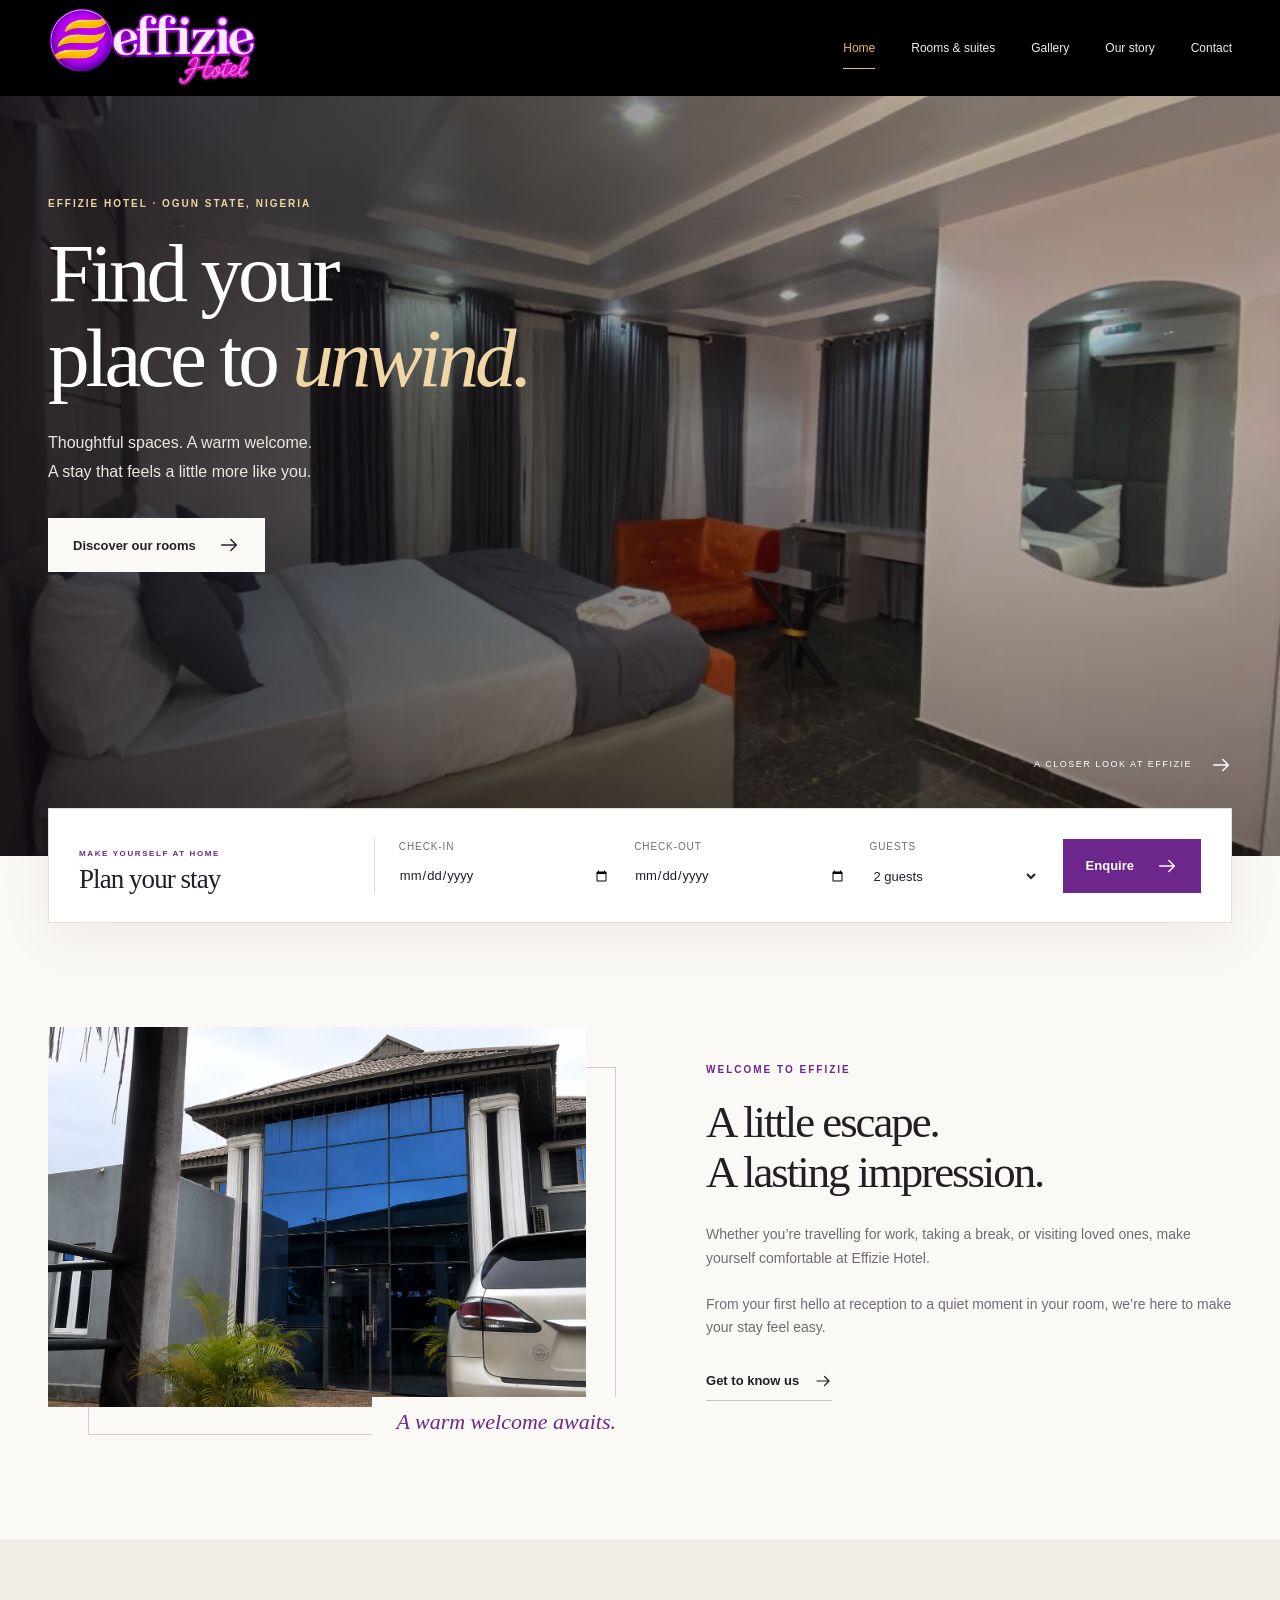
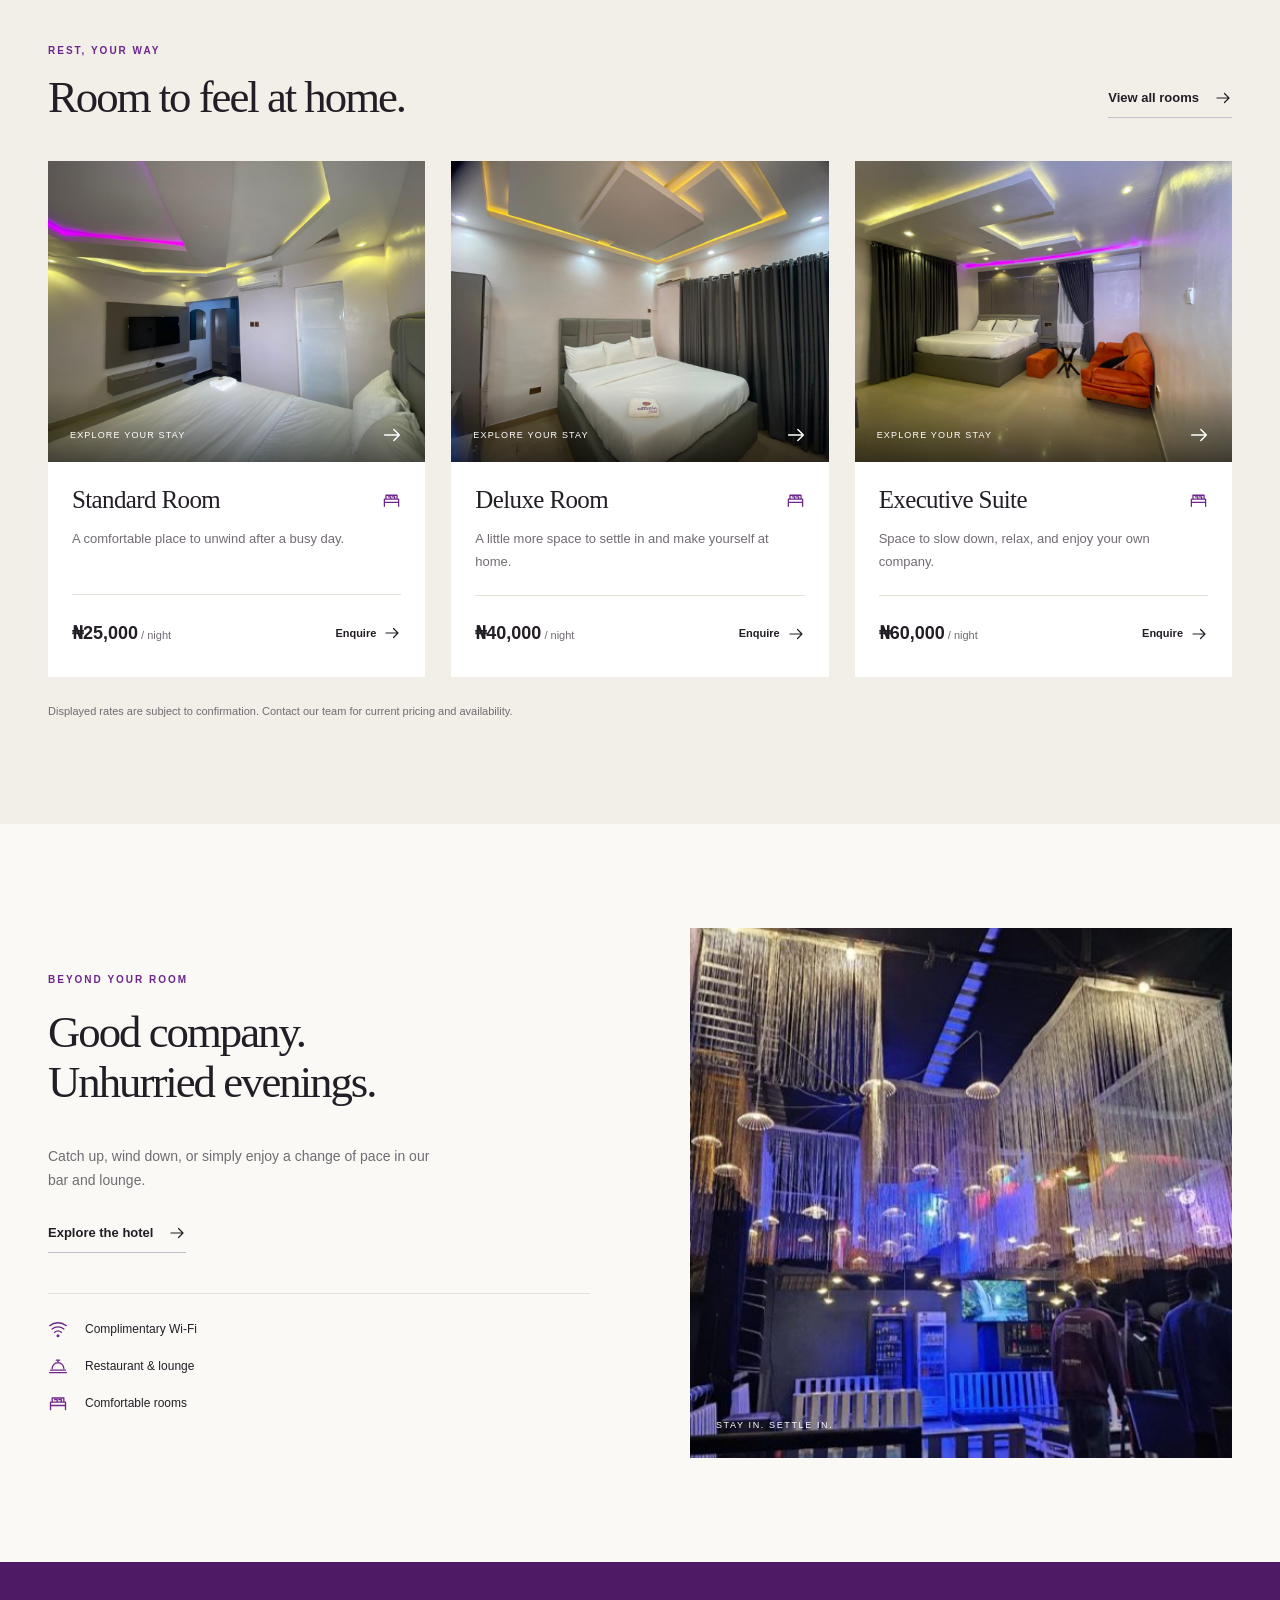
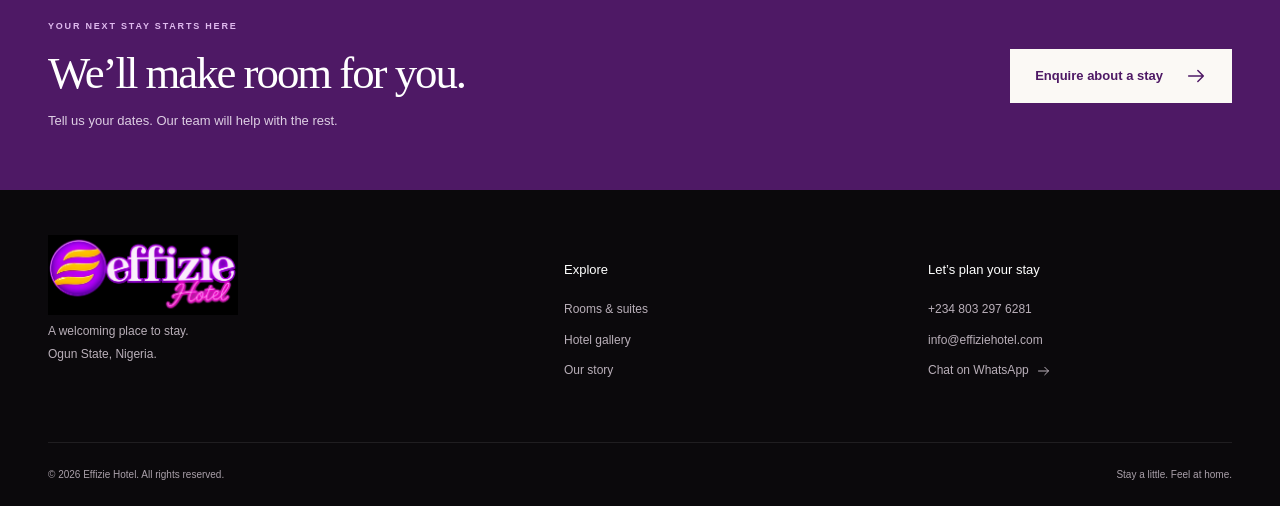
<file: index.html>
<!doctype html>
<html lang="en">
<head>
<meta charset="utf-8">
<meta name="viewport" content="width=device-width, initial-scale=1">
<meta name="description" content="Discover Effizie Hotel in Ogun State, Nigeria. Explore our rooms, lounge and hotel photos, and enquire directly about your next stay.">
<meta name="theme-color" content="#0b090c">
<title>A warm welcome in Ogun State | Effizie Hotel</title>
<link rel="icon" href="assets/effizie-logo.jpg" type="image/jpeg">
<link rel="stylesheet" href="style.css">
<script type="module" src="scripts.js">
</script>
</head>
<body>
<a class="skip-link" href="#main">Skip to content</a>
<header class="site-header">
<div class="nav-wrap">
<a class="brand" href="index.html" aria-label="Effizie Hotel home">
<img src="assets/effizie-logo.jpg" alt="Effizie Hotel" width="1536" height="1024">
</a>
<button class="menu-toggle icon-button" type="button" aria-controls="navMenu" aria-expanded="false" aria-label="Open navigation">
<svg viewBox="0 0 24 24" fill="none" stroke="currentColor" stroke-width="1.6" stroke-linecap="round" stroke-linejoin="round" aria-hidden="true">
<path d="M4 7h16M4 12h16M4 17h16"/>
</svg>
</button>
<nav id="navMenu" aria-label="Main navigation">
<a href="index.html" aria-current="page">Home</a>
<a href="rooms.html">Rooms & suites</a>
<a href="gallery.html">Gallery</a>
<a href="about.html">Our story</a>
<a href="contact.html">Contact</a>
</nav>
</div>
</header>
<main id="main">
<section class="hero">
<img class="hero-photo" src="assets/room%205.jpg" alt="Effizie Hotel bedroom with a seating area and warm lighting" width="1080" height="810" fetchpriority="high">
<div class="hero-shade">
</div>
<div class="container hero-content">
<p class="eyebrow">EFFIZIE HOTEL · OGUN STATE, NIGERIA</p>
<h1>Find your<br>place to <em>unwind.</em>
</h1>
<p>Thoughtful spaces. A warm welcome.<br>A stay that feels a little more like you.</p>
<a class="button" href="rooms.html">Discover our rooms <svg viewBox="0 0 24 24" fill="none" stroke="currentColor" stroke-width="1.6" stroke-linecap="round" stroke-linejoin="round" aria-hidden="true">
<path d="M4 12h16m-6-6 6 6-6 6"/>
</svg>
</a>
</div>
<a class="hero-caption" href="gallery.html">A CLOSER LOOK AT EFFIZIE <svg viewBox="0 0 24 24" fill="none" stroke="currentColor" stroke-width="1.6" stroke-linecap="round" stroke-linejoin="round" aria-hidden="true">
<path d="M4 12h16m-6-6 6 6-6 6"/>
</svg>
</a>
</section>
<div class="container booking-wrap">
<form class="booking-bar" action="contact.html" method="get">
<div class="booking-label">
<span class="eyebrow">MAKE YOURSELF AT HOME</span>
<h2>Plan your stay</h2>
</div>
<label>Check-in<input type="date" name="checkin" required>
</label>
<label>Check-out<input type="date" name="checkout" required>
</label>
<label>Guests<select name="guests">
<option value="1">1 guest</option>
<option value="2" selected>2 guests</option>
<option value="3">3 guests</option>
<option value="4">4 guests</option>
<option value="5+">5+ guests</option>
</select>
</label>
<button class="button" type="submit">Enquire <svg viewBox="0 0 24 24" fill="none" stroke="currentColor" stroke-width="1.6" stroke-linecap="round" stroke-linejoin="round" aria-hidden="true">
<path d="M4 12h16m-6-6 6 6-6 6"/>
</svg>
</button>
</form>
</div>
<section class="section container welcome">
<div class="welcome-visual">
<img src="assets/H%20lobby.png" alt="The glass-fronted entrance to Effizie Hotel" width="1672" height="941" loading="lazy">
<span class="photo-note">A warm welcome awaits.</span>
</div>
<div class="welcome-copy">
<p class="eyebrow">WELCOME TO EFFIZIE</p>
<h2>A little escape.<br>A lasting impression.</h2>
<p>Whether you’re travelling for work, taking a break, or visiting loved ones, make yourself comfortable at Effizie Hotel.</p>
<p>From your first hello at reception to a quiet moment in your room, we’re here to make your stay feel easy.</p>
<a class="text-link" href="about.html">Get to know us <svg viewBox="0 0 24 24" fill="none" stroke="currentColor" stroke-width="1.6" stroke-linecap="round" stroke-linejoin="round" aria-hidden="true">
<path d="M4 12h16m-6-6 6 6-6 6"/>
</svg>
</a>
</div>
</section>
<section class="section rooms-section">
<div class="container">
<div class="section-heading">
<div>
<p class="eyebrow">REST, YOUR WAY</p>
<h2>Room to feel at home.</h2>
</div>
<a class="text-link" href="rooms.html">View all rooms <svg viewBox="0 0 24 24" fill="none" stroke="currentColor" stroke-width="1.6" stroke-linecap="round" stroke-linejoin="round" aria-hidden="true">
<path d="M4 12h16m-6-6 6 6-6 6"/>
</svg>
</a>
</div>
<div class="room-grid">
<article class="room-card" id="standard">
<a class="room-image" href="contact.html?room=standard" aria-label="Enquire about the Standard Room">
<img src="assets/room%201.jpg" alt="Standard Room at Effizie Hotel" width="1080" height="810" loading="lazy">
<span>EXPLORE YOUR STAY <svg viewBox="0 0 24 24" fill="none" stroke="currentColor" stroke-width="1.6" stroke-linecap="round" stroke-linejoin="round" aria-hidden="true">
<path d="M4 12h16m-6-6 6 6-6 6"/>
</svg>
</span>
</a>
<div class="room-copy">
<div class="room-heading">
<h3>Standard Room</h3>
<svg viewBox="0 0 24 24" fill="none" stroke="currentColor" stroke-width="1.6" stroke-linecap="round" stroke-linejoin="round" aria-hidden="true">
<path d="M3 18v-7h18v7M3 15h18M5 11V6h14v5M8 8h3v3m2-3h3v3M3 18v2m18-2v2"/>
</svg>
</div>
<p>A comfortable place to unwind after a busy day.</p>
<div class="room-bottom">
<p class="price">₦25,000<span> / night</span>
</p>
<a class="text-link" href="contact.html?room=standard">Enquire <svg viewBox="0 0 24 24" fill="none" stroke="currentColor" stroke-width="1.6" stroke-linecap="round" stroke-linejoin="round" aria-hidden="true">
<path d="M4 12h16m-6-6 6 6-6 6"/>
</svg>
</a>
</div>
</div>
</article>
<article class="room-card" id="deluxe">
<a class="room-image" href="contact.html?room=deluxe" aria-label="Enquire about the Deluxe Room">
<img src="assets/room%202.jpg" alt="Deluxe Room at Effizie Hotel" width="1080" height="810" loading="lazy">
<span>EXPLORE YOUR STAY <svg viewBox="0 0 24 24" fill="none" stroke="currentColor" stroke-width="1.6" stroke-linecap="round" stroke-linejoin="round" aria-hidden="true">
<path d="M4 12h16m-6-6 6 6-6 6"/>
</svg>
</span>
</a>
<div class="room-copy">
<div class="room-heading">
<h3>Deluxe Room</h3>
<svg viewBox="0 0 24 24" fill="none" stroke="currentColor" stroke-width="1.6" stroke-linecap="round" stroke-linejoin="round" aria-hidden="true">
<path d="M3 18v-7h18v7M3 15h18M5 11V6h14v5M8 8h3v3m2-3h3v3M3 18v2m18-2v2"/>
</svg>
</div>
<p>A little more space to settle in and make yourself at home.</p>
<div class="room-bottom">
<p class="price">₦40,000<span> / night</span>
</p>
<a class="text-link" href="contact.html?room=deluxe">Enquire <svg viewBox="0 0 24 24" fill="none" stroke="currentColor" stroke-width="1.6" stroke-linecap="round" stroke-linejoin="round" aria-hidden="true">
<path d="M4 12h16m-6-6 6 6-6 6"/>
</svg>
</a>
</div>
</div>
</article>
<article class="room-card" id="executive">
<a class="room-image" href="contact.html?room=executive" aria-label="Enquire about the Executive Suite">
<img src="assets/room%203.jpg" alt="Executive Suite at Effizie Hotel" width="1080" height="810" loading="lazy">
<span>EXPLORE YOUR STAY <svg viewBox="0 0 24 24" fill="none" stroke="currentColor" stroke-width="1.6" stroke-linecap="round" stroke-linejoin="round" aria-hidden="true">
<path d="M4 12h16m-6-6 6 6-6 6"/>
</svg>
</span>
</a>
<div class="room-copy">
<div class="room-heading">
<h3>Executive Suite</h3>
<svg viewBox="0 0 24 24" fill="none" stroke="currentColor" stroke-width="1.6" stroke-linecap="round" stroke-linejoin="round" aria-hidden="true">
<path d="M3 18v-7h18v7M3 15h18M5 11V6h14v5M8 8h3v3m2-3h3v3M3 18v2m18-2v2"/>
</svg>
</div>
<p>Space to slow down, relax, and enjoy your own company.</p>
<div class="room-bottom">
<p class="price">₦60,000<span> / night</span>
</p>
<a class="text-link" href="contact.html?room=executive">Enquire <svg viewBox="0 0 24 24" fill="none" stroke="currentColor" stroke-width="1.6" stroke-linecap="round" stroke-linejoin="round" aria-hidden="true">
<path d="M4 12h16m-6-6 6 6-6 6"/>
</svg>
</a>
</div>
</div>
</article>
</div>
<p class="fine-print">Displayed rates are subject to confirmation. Contact our team for current pricing and availability.</p>
</div>
</section>
<section class="section container experience">
<div class="experience-copy">
<p class="eyebrow">BEYOND YOUR ROOM</p>
<h2>Good company.<br>Unhurried evenings.</h2>
<p>Catch up, wind down, or simply enjoy a change of pace in our bar and lounge.</p>
<a class="text-link" href="gallery.html">Explore the hotel <svg viewBox="0 0 24 24" fill="none" stroke="currentColor" stroke-width="1.6" stroke-linecap="round" stroke-linejoin="round" aria-hidden="true">
<path d="M4 12h16m-6-6 6 6-6 6"/>
</svg>
</a>
<div class="service-list">
<div>
<svg viewBox="0 0 24 24" fill="none" stroke="currentColor" stroke-width="1.6" stroke-linecap="round" stroke-linejoin="round" aria-hidden="true">
<path d="M2 8a16 16 0 0 1 20 0M5 12a11 11 0 0 1 14 0M8 16a6 6 0 0 1 8 0"/>
<circle cx="12" cy="20" r="1"/>
</svg>
<span>Complimentary Wi-Fi</span>
</div>
<div>
<svg viewBox="0 0 24 24" fill="none" stroke="currentColor" stroke-width="1.6" stroke-linecap="round" stroke-linejoin="round" aria-hidden="true">
<path d="M3 17h18M5 15a7 7 0 0 1 14 0M12 5v3M10 5h4M2 20h20"/>
</svg>
<span>Restaurant & lounge</span>
</div>
<div>
<svg viewBox="0 0 24 24" fill="none" stroke="currentColor" stroke-width="1.6" stroke-linecap="round" stroke-linejoin="round" aria-hidden="true">
<path d="M3 18v-7h18v7M3 15h18M5 11V6h14v5M8 8h3v3m2-3h3v3M3 18v2m18-2v2"/>
</svg>
<span>Comfortable rooms</span>
</div>
</div>
</div>
<div class="experience-photo">
<img src="assets/bar.jpg" alt="Effizie Hotel bar and lounge with evening lighting" width="810" height="1080" loading="lazy">
<span>STAY IN. SETTLE IN.</span>
</div>
</section>
<section class="stay-cta">
<div class="container">
<div>
<p class="eyebrow">YOUR NEXT STAY STARTS HERE</p>
<h2>We’ll make room for you.</h2>
<p>Tell us your dates. Our team will help with the rest.</p>
</div>
<a class="button button-light" href="contact.html">Enquire about a stay <svg viewBox="0 0 24 24" fill="none" stroke="currentColor" stroke-width="1.6" stroke-linecap="round" stroke-linejoin="round" aria-hidden="true">
<path d="M4 12h16m-6-6 6 6-6 6"/>
</svg>
</a>
</div>
</section>
</main>
<footer class="site-footer">
<div class="container footer-grid">
<div>
<a class="brand footer-brand" href="index.html" aria-label="Effizie Hotel home">
<img src="assets/effizie-logo.jpg" alt="Effizie Hotel" width="1536" height="1024" loading="lazy">
</a>
<p>A welcoming place to stay.<br>Ogun State, Nigeria.</p>
</div>
<div>
<h2>Explore</h2>
<a href="rooms.html">Rooms & suites</a>
<a href="gallery.html">Hotel gallery</a>
<a href="about.html">Our story</a>
</div>
<div>
<h2>Let’s plan your stay</h2>
<a href="tel:+2348032976281">+234 803 297 6281</a>
<a href="mailto:info@effiziehotel.com">info@effiziehotel.com</a>
<a href="https://wa.me/2348032976281" target="_blank" rel="noopener noreferrer">Chat on WhatsApp <svg viewBox="0 0 24 24" fill="none" stroke="currentColor" stroke-width="1.6" stroke-linecap="round" stroke-linejoin="round" aria-hidden="true">
<path d="M4 12h16m-6-6 6 6-6 6"/>
</svg>
</a>
</div>
</div>
<div class="container footer-bottom">
<span>© <span data-year>2026</span> Effizie Hotel. All rights reserved.</span>
<span>Stay a little. Feel at home.</span>
</div>
</footer>
</body>
</html>
</file>
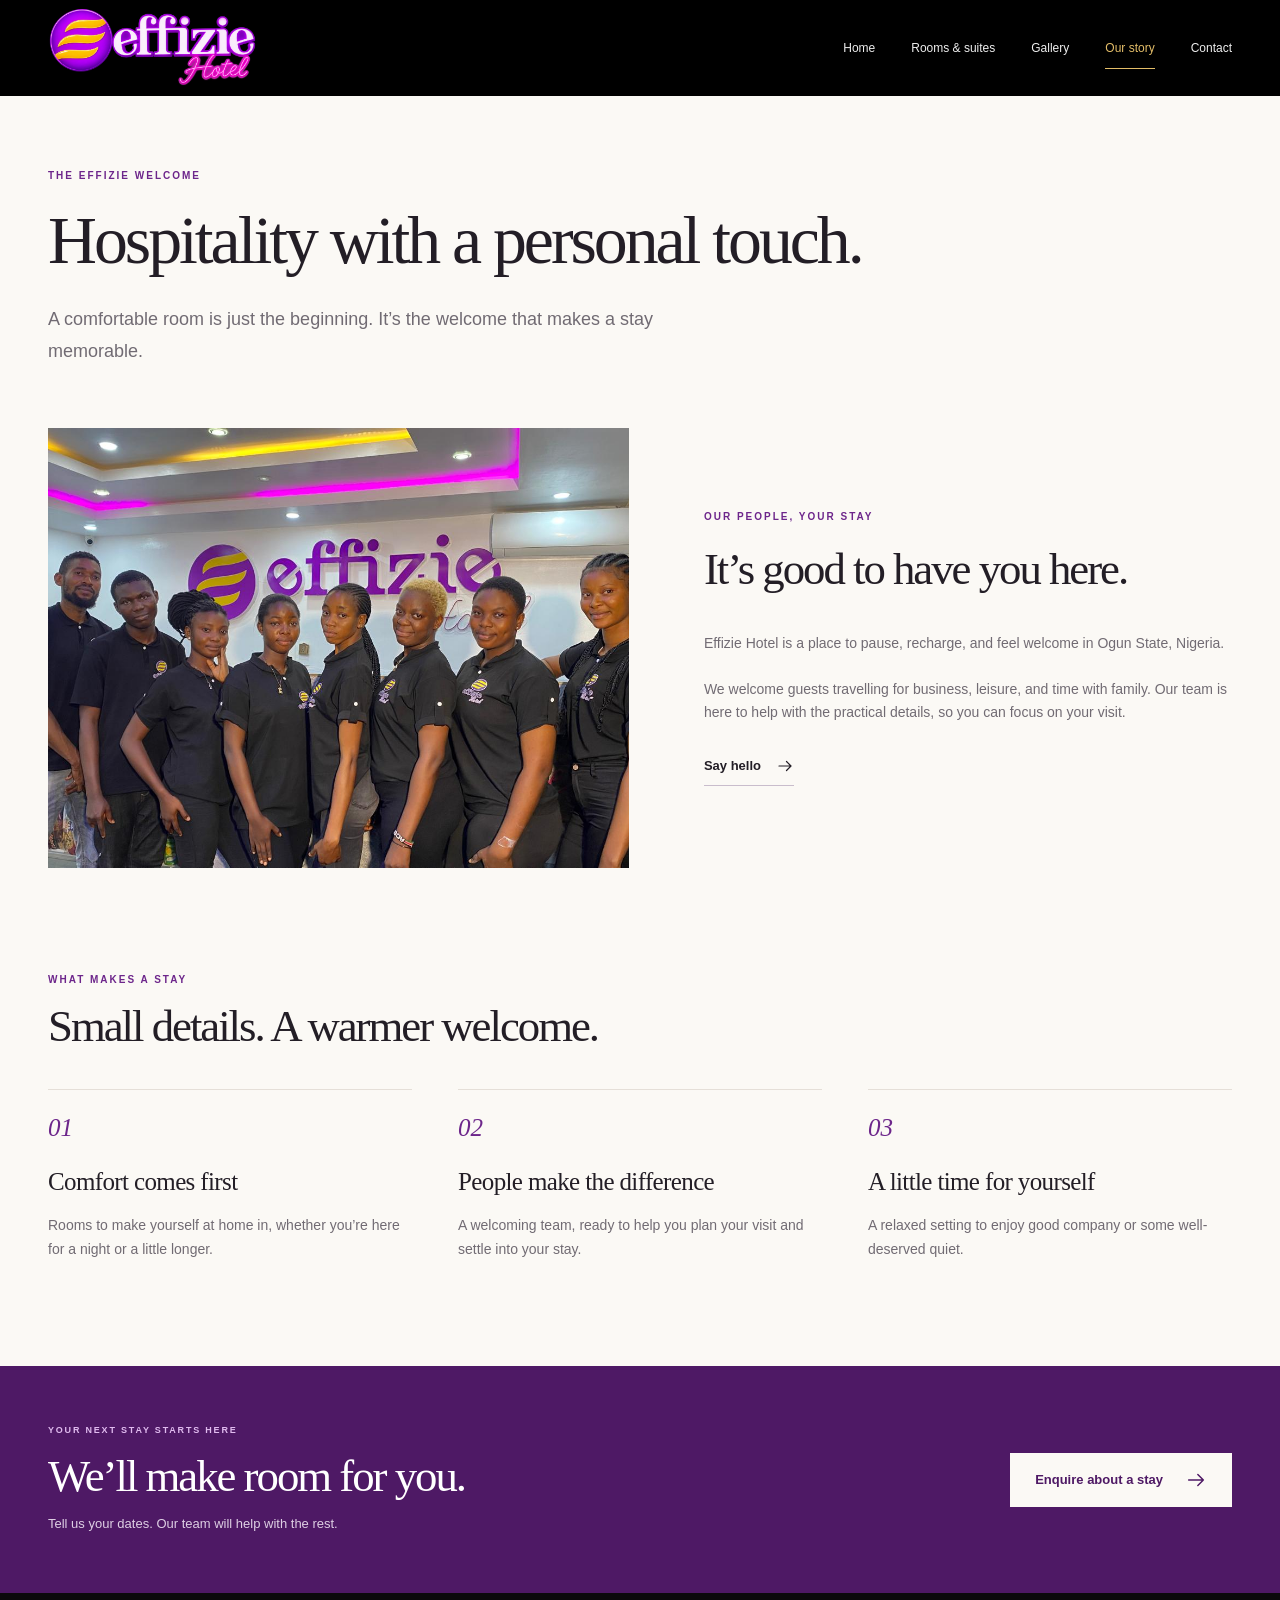
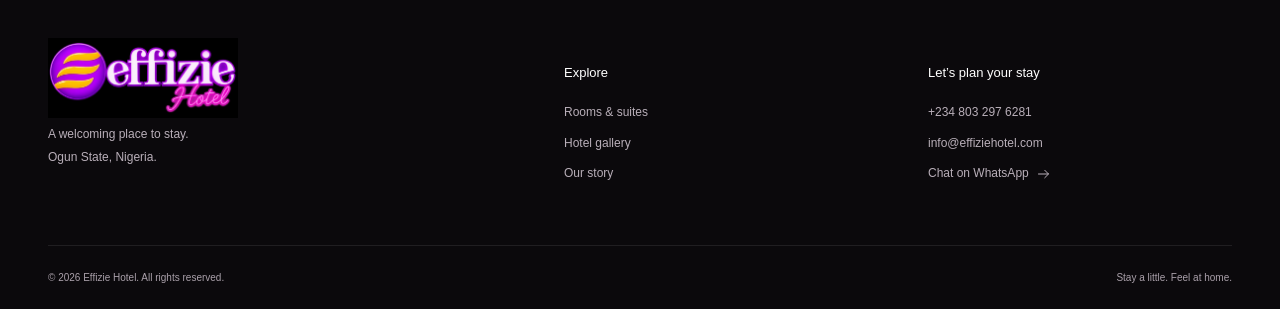
<file: about.html>
<!doctype html>
<html lang="en">
<head>
<meta charset="utf-8">
<meta name="viewport" content="width=device-width, initial-scale=1">
<meta name="description" content="Meet Effizie Hotel in Ogun State, Nigeria. A comfortable hotel with welcoming spaces and a team ready to help you feel at home.">
<meta name="theme-color" content="#0b090c">
<title>Our story | Effizie Hotel</title>
<link rel="icon" href="assets/effizie-logo.jpg" type="image/jpeg">
<link rel="stylesheet" href="style.css">
<script type="module" src="scripts.js">
</script>
</head>
<body>
<a class="skip-link" href="#main">Skip to content</a>
<header class="site-header">
<div class="nav-wrap">
<a class="brand" href="index.html" aria-label="Effizie Hotel home">
<img src="assets/effizie-logo.jpg" alt="Effizie Hotel" width="1536" height="1024">
</a>
<button class="menu-toggle icon-button" type="button" aria-controls="navMenu" aria-expanded="false" aria-label="Open navigation">
<svg viewBox="0 0 24 24" fill="none" stroke="currentColor" stroke-width="1.6" stroke-linecap="round" stroke-linejoin="round" aria-hidden="true">
<path d="M4 7h16M4 12h16M4 17h16"/>
</svg>
</button>
<nav id="navMenu" aria-label="Main navigation">
<a href="index.html">Home</a>
<a href="rooms.html">Rooms & suites</a>
<a href="gallery.html">Gallery</a>
<a href="about.html" aria-current="page">Our story</a>
<a href="contact.html">Contact</a>
</nav>
</div>
</header>
<main id="main">
<div class="page-intro container">
<p class="eyebrow">THE EFFIZIE WELCOME</p>
<h1>Hospitality with a personal touch.</h1>
<p class="lede">A comfortable room is just the beginning. It’s the welcome that makes a stay memorable.</p>
</div>
<section class="container about-feature">
<img src="assets/workers.jpg" alt="The Effizie Hotel team together at reception" width="1080" height="810" fetchpriority="high">
<div>
<p class="eyebrow">OUR PEOPLE, YOUR STAY</p>
<h2>It’s good to have you here.</h2>
<p>Effizie Hotel is a place to pause, recharge, and feel welcome in Ogun State, Nigeria.</p>
<p>We welcome guests travelling for business, leisure, and time with family. Our team is here to help with the practical details, so you can focus on your visit.</p>
<a class="text-link" href="contact.html">Say hello <svg viewBox="0 0 24 24" fill="none" stroke="currentColor" stroke-width="1.6" stroke-linecap="round" stroke-linejoin="round" aria-hidden="true">
<path d="M4 12h16m-6-6 6 6-6 6"/>
</svg>
</a>
</div>
</section>
<section class="section container">
<div class="section-heading">
<div>
<p class="eyebrow">WHAT MAKES A STAY</p>
<h2>Small details. A warmer welcome.</h2>
</div>
</div>
<div class="values">
<article>
<span>01</span>
<h3>Comfort comes first</h3>
<p>Rooms to make yourself at home in, whether you’re here for a night or a little longer.</p>
</article>
<article>
<span>02</span>
<h3>People make the difference</h3>
<p>A welcoming team, ready to help you plan your visit and settle into your stay.</p>
</article>
<article>
<span>03</span>
<h3>A little time for yourself</h3>
<p>A relaxed setting to enjoy good company or some well-deserved quiet.</p>
</article>
</div>
</section>
<section class="stay-cta">
<div class="container">
<div>
<p class="eyebrow">YOUR NEXT STAY STARTS HERE</p>
<h2>We’ll make room for you.</h2>
<p>Tell us your dates. Our team will help with the rest.</p>
</div>
<a class="button button-light" href="contact.html">Enquire about a stay <svg viewBox="0 0 24 24" fill="none" stroke="currentColor" stroke-width="1.6" stroke-linecap="round" stroke-linejoin="round" aria-hidden="true">
<path d="M4 12h16m-6-6 6 6-6 6"/>
</svg>
</a>
</div>
</section>
</main>
<footer class="site-footer">
<div class="container footer-grid">
<div>
<a class="brand footer-brand" href="index.html" aria-label="Effizie Hotel home">
<img src="assets/effizie-logo.jpg" alt="Effizie Hotel" width="1536" height="1024" loading="lazy">
</a>
<p>A welcoming place to stay.<br>Ogun State, Nigeria.</p>
</div>
<div>
<h2>Explore</h2>
<a href="rooms.html">Rooms & suites</a>
<a href="gallery.html">Hotel gallery</a>
<a href="about.html">Our story</a>
</div>
<div>
<h2>Let’s plan your stay</h2>
<a href="tel:+2348032976281">+234 803 297 6281</a>
<a href="mailto:info@effiziehotel.com">info@effiziehotel.com</a>
<a href="https://wa.me/2348032976281" target="_blank" rel="noopener noreferrer">Chat on WhatsApp <svg viewBox="0 0 24 24" fill="none" stroke="currentColor" stroke-width="1.6" stroke-linecap="round" stroke-linejoin="round" aria-hidden="true">
<path d="M4 12h16m-6-6 6 6-6 6"/>
</svg>
</a>
</div>
</div>
<div class="container footer-bottom">
<span>© <span data-year>2026</span> Effizie Hotel. All rights reserved.</span>
<span>Stay a little. Feel at home.</span>
</div>
</footer>
</body>
</html>
</file>
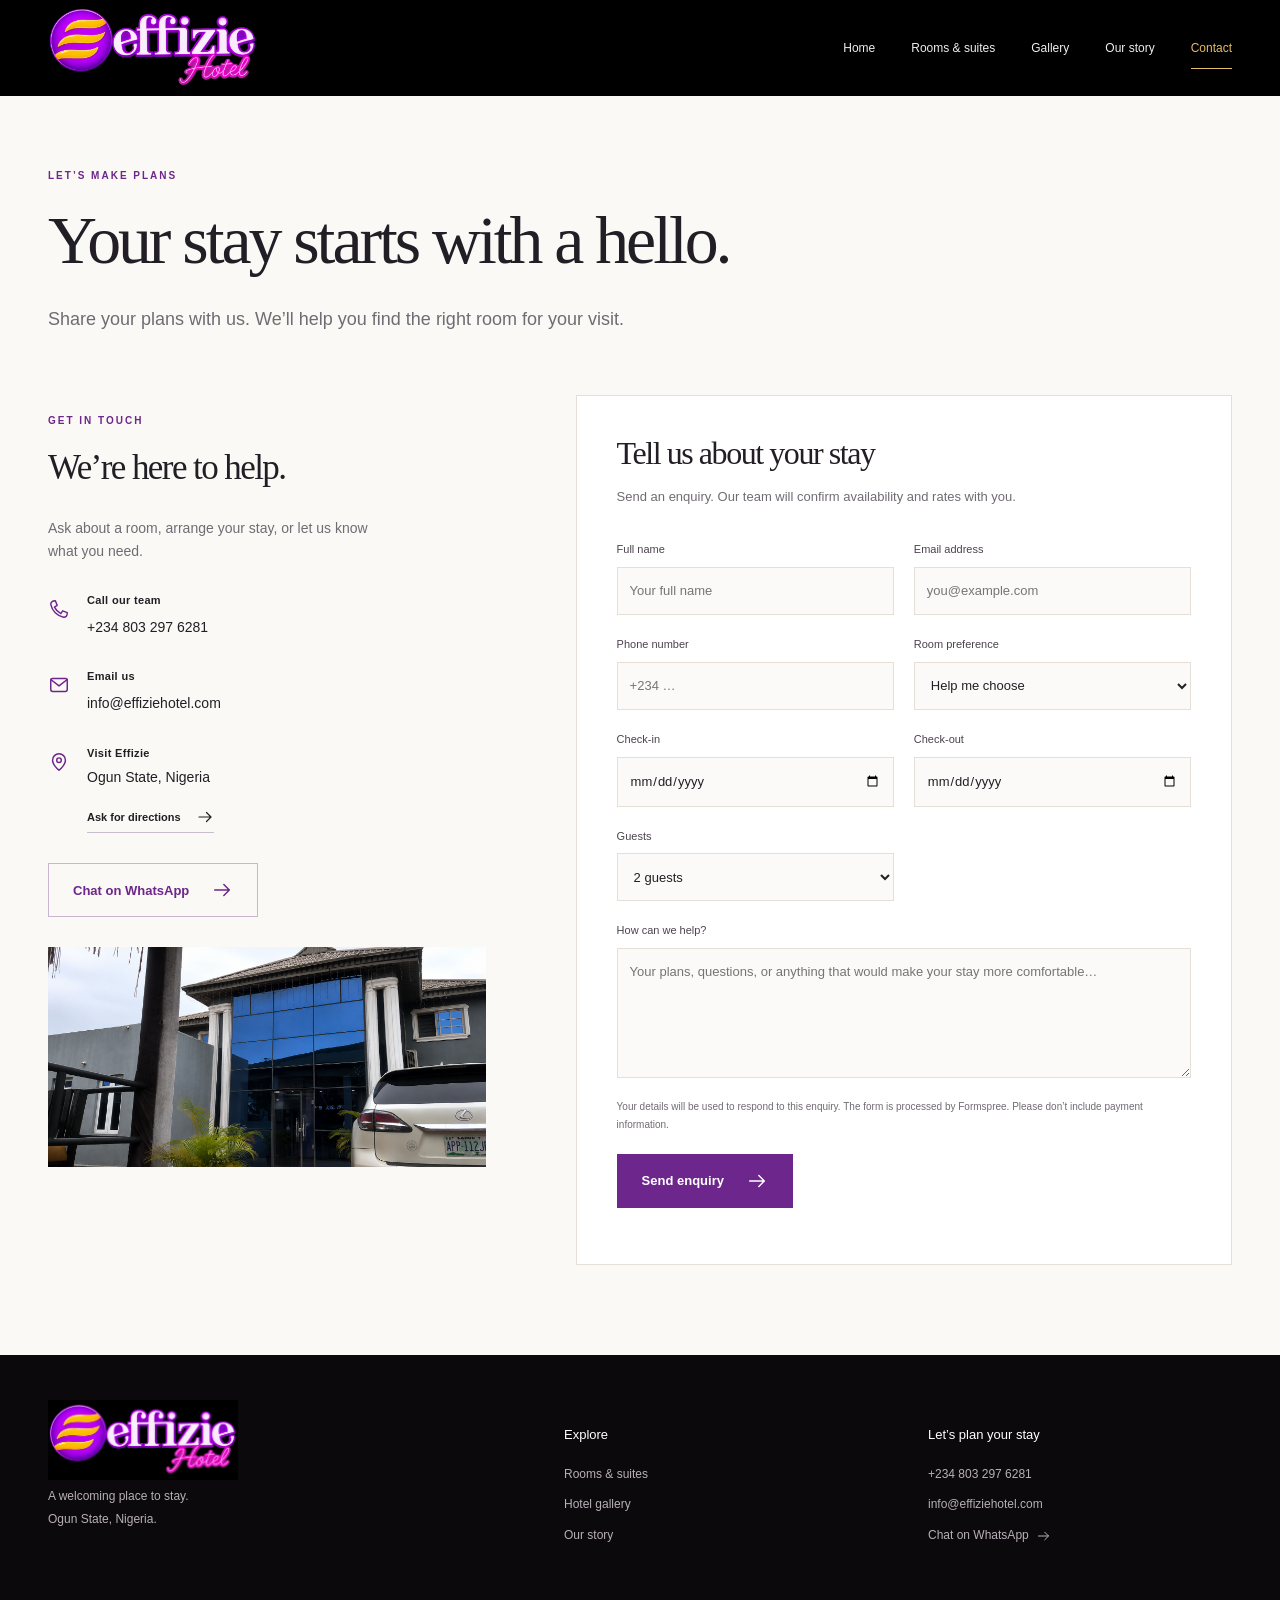
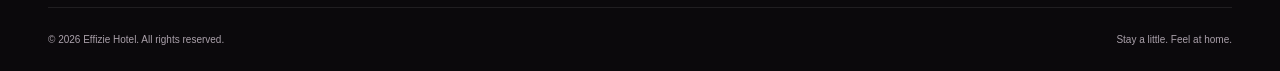
<file: contact.html>
<!doctype html>
<html lang="en">
<head>
<meta charset="utf-8">
<meta name="viewport" content="width=device-width, initial-scale=1">
<meta name="description" content="Contact Effizie Hotel in Ogun State. Call, message on WhatsApp, or send a reservation enquiry to our team.">
<meta name="theme-color" content="#0b090c">
<title>Plan your stay | Effizie Hotel</title>
<link rel="icon" href="assets/effizie-logo.jpg" type="image/jpeg">
<link rel="stylesheet" href="style.css">
<script type="module" src="scripts.js">
</script>
</head>
<body>
<a class="skip-link" href="#main">Skip to content</a>
<header class="site-header">
<div class="nav-wrap">
<a class="brand" href="index.html" aria-label="Effizie Hotel home">
<img src="assets/effizie-logo.jpg" alt="Effizie Hotel" width="1536" height="1024">
</a>
<button class="menu-toggle icon-button" type="button" aria-controls="navMenu" aria-expanded="false" aria-label="Open navigation">
<svg viewBox="0 0 24 24" fill="none" stroke="currentColor" stroke-width="1.6" stroke-linecap="round" stroke-linejoin="round" aria-hidden="true">
<path d="M4 7h16M4 12h16M4 17h16"/>
</svg>
</button>
<nav id="navMenu" aria-label="Main navigation">
<a href="index.html">Home</a>
<a href="rooms.html">Rooms & suites</a>
<a href="gallery.html">Gallery</a>
<a href="about.html">Our story</a>
<a href="contact.html" aria-current="page">Contact</a>
</nav>
</div>
</header>
<main id="main">
<div class="page-intro container">
<p class="eyebrow">LET’S MAKE PLANS</p>
<h1>Your stay starts with a hello.</h1>
<p class="lede">Share your plans with us. We’ll help you find the right room for your visit.</p>
</div>
<section class="container contact-layout">
<aside class="contact-details">
<p class="eyebrow">GET IN TOUCH</p>
<h2>We’re here to help.</h2>
<p>Ask about a room, arrange your stay, or let us know what you need.</p>
<div class="contact-line">
<svg viewBox="0 0 24 24" fill="none" stroke="currentColor" stroke-width="1.6" stroke-linecap="round" stroke-linejoin="round" aria-hidden="true">
<path d="m8 3 2 5-3 2a16 16 0 0 0 7 7l2-3 5 2c0 4-2 5-4 5A18 18 0 0 1 3 7c0-2 1-4 5-4Z"/>
</svg>
<div>
<h3>Call our team</h3>
<a href="tel:+2348032976281">+234 803 297 6281</a>
</div>
</div>
<div class="contact-line">
<svg viewBox="0 0 24 24" fill="none" stroke="currentColor" stroke-width="1.6" stroke-linecap="round" stroke-linejoin="round" aria-hidden="true">
<rect x="3" y="5" width="18" height="14" rx="2"/>
<path d="m3 6 9 7 9-7"/>
</svg>
<div>
<h3>Email us</h3>
<a href="mailto:info@effiziehotel.com">info@effiziehotel.com</a>
</div>
</div>
<div class="contact-line">
<svg viewBox="0 0 24 24" fill="none" stroke="currentColor" stroke-width="1.6" stroke-linecap="round" stroke-linejoin="round" aria-hidden="true">
<path d="M19 10c0 5-7 11-7 11S5 15 5 10a7 7 0 1 1 14 0Z"/>
<circle cx="12" cy="10" r="2.5"/>
</svg>
<div>
<h3>Visit Effizie</h3>
<p>Ogun State, Nigeria</p>
<a class="text-link" href="https://wa.me/2348032976281?text=Hello%20Effizie%2C%20please%20send%20your%20exact%20location%20and%20directions." target="_blank" rel="noopener noreferrer">Ask for directions <svg viewBox="0 0 24 24" fill="none" stroke="currentColor" stroke-width="1.6" stroke-linecap="round" stroke-linejoin="round" aria-hidden="true">
<path d="M4 12h16m-6-6 6 6-6 6"/>
</svg>
</a>
</div>
</div>
<a class="button button-outline" href="https://wa.me/2348032976281" target="_blank" rel="noopener noreferrer">Chat on WhatsApp <svg viewBox="0 0 24 24" fill="none" stroke="currentColor" stroke-width="1.6" stroke-linecap="round" stroke-linejoin="round" aria-hidden="true">
<path d="M4 12h16m-6-6 6 6-6 6"/>
</svg>
</a>
<img class="contact-photo" src="assets/H%20lobby.png" alt="Effizie Hotel entrance" width="1672" height="941" loading="lazy">
</aside>
<div class="form-panel">
<h2>Tell us about your stay</h2>
<p>Send an enquiry. Our team will confirm availability and rates with you.</p>
<form class="contact-form" action="https://formspree.io/f/mpqgwvdk" method="post">
<div class="form-grid">
<label>Full name <span aria-hidden="true">*</span>
<input name="name" autocomplete="name" required maxlength="120" placeholder="Your full name">
</label>
<label>Email address <span aria-hidden="true">*</span>
<input type="email" name="email" autocomplete="email" required maxlength="254" placeholder="you@example.com">
</label>
<label>Phone number <span aria-hidden="true">*</span>
<input type="tel" name="phone" autocomplete="tel" required maxlength="40" placeholder="+234 …">
</label>
<label>Room preference<select name="room">
<option value="any">Help me choose</option value="standard">Standard Room</option>
<option value="deluxe">Deluxe Room</option>
<option value="executive">Executive Suite</option>
</select>
</label>
<label>Check-in<input type="date" name="checkin">
</label>
<label>Check-out<input type="date" name="checkout">
</label>
<label>Guests<select name="guests">
<option value="1">1 guest</option>
<option value="2" selected>2 guests</option>
<option value="3">3 guests</option>
<option value="4">4 guests</option>
<option value="5+">5+ guests</option>
</select>
</label>
<label class="full-width">How can we help?<textarea name="message" rows="4" maxlength="5000" placeholder="Your plans, questions, or anything that would make your stay more comfortable…">
</textarea>
</label>
</div>
<p class="form-note">Your details will be used to respond to this enquiry. The form is processed by Formspree. Please don’t include payment information.</p>
<button class="button" type="submit">Send enquiry <svg viewBox="0 0 24 24" fill="none" stroke="currentColor" stroke-width="1.6" stroke-linecap="round" stroke-linejoin="round" aria-hidden="true">
<path d="M4 12h16m-6-6 6 6-6 6"/>
</svg>
</button>
<p class="form-status" role="status" aria-live="polite">
</p>
<noscript>
<p>After submitting, follow the form provider’s confirmation. You can also call or WhatsApp our team.</p>
</noscript>
</form>
</div>
</section>
</main>
<footer class="site-footer">
<div class="container footer-grid">
<div>
<a class="brand footer-brand" href="index.html" aria-label="Effizie Hotel home">
<img src="assets/effizie-logo.jpg" alt="Effizie Hotel" width="1536" height="1024" loading="lazy">
</a>
<p>A welcoming place to stay.<br>Ogun State, Nigeria.</p>
</div>
<div>
<h2>Explore</h2>
<a href="rooms.html">Rooms & suites</a>
<a href="gallery.html">Hotel gallery</a>
<a href="about.html">Our story</a>
</div>
<div>
<h2>Let’s plan your stay</h2>
<a href="tel:+2348032976281">+234 803 297 6281</a>
<a href="mailto:info@effiziehotel.com">info@effiziehotel.com</a>
<a href="https://wa.me/2348032976281" target="_blank" rel="noopener noreferrer">Chat on WhatsApp <svg viewBox="0 0 24 24" fill="none" stroke="currentColor" stroke-width="1.6" stroke-linecap="round" stroke-linejoin="round" aria-hidden="true">
<path d="M4 12h16m-6-6 6 6-6 6"/>
</svg>
</a>
</div>
</div>
<div class="container footer-bottom">
<span>© <span data-year>2026</span> Effizie Hotel. All rights reserved.</span>
<span>Stay a little. Feel at home.</span>
</div>
</footer>
</body>
</html>
</file>
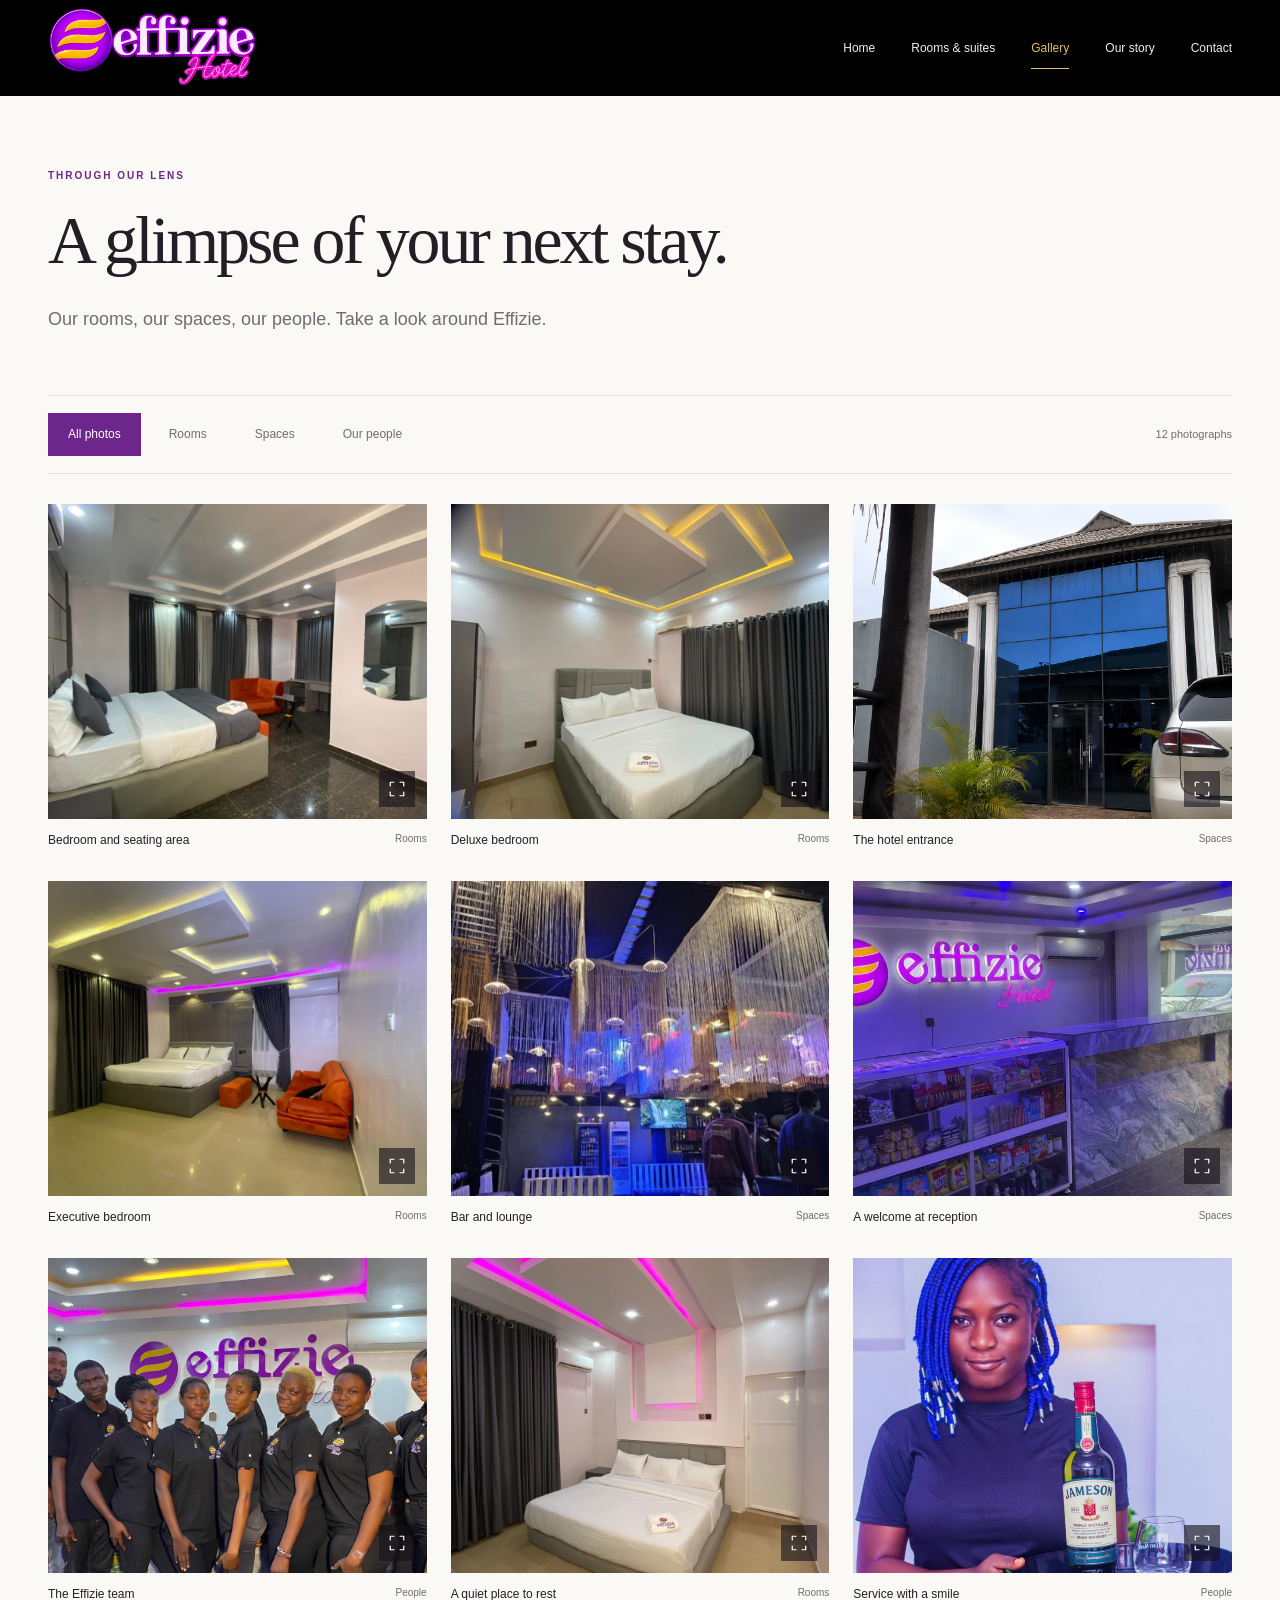
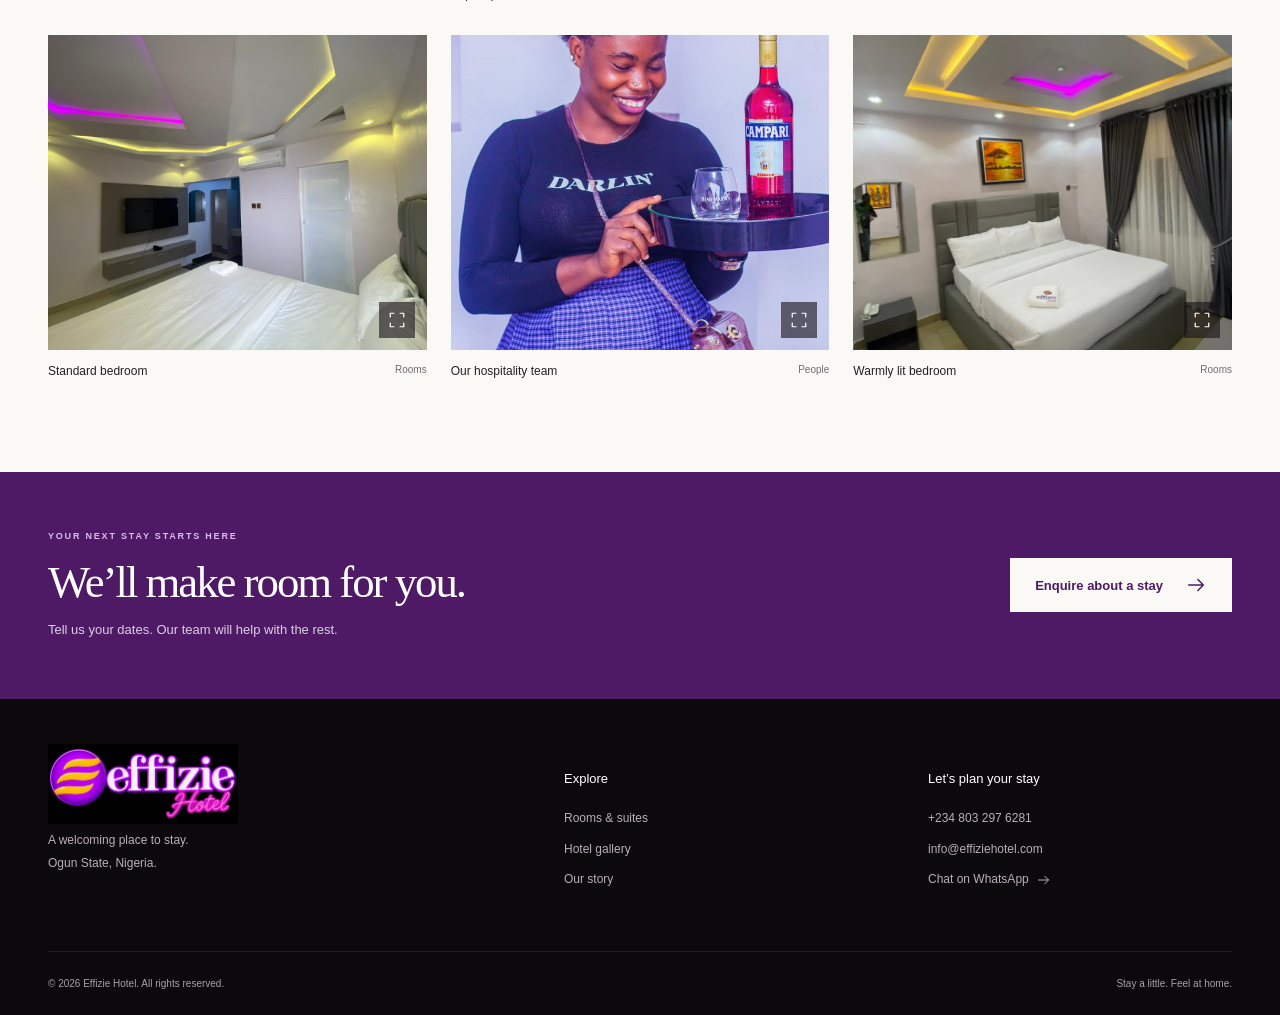
<file: gallery.html>
<!doctype html>
<html lang="en">
<head>
<meta charset="utf-8">
<meta name="viewport" content="width=device-width, initial-scale=1">
<meta name="description" content="A closer look at Effizie Hotel through our own photos. Explore bedrooms, our lounge, reception and the people who welcome you.">
<meta name="theme-color" content="#0b090c">
<title>The hotel gallery | Effizie Hotel</title>
<link rel="icon" href="assets/effizie-logo.jpg" type="image/jpeg">
<link rel="stylesheet" href="style.css">
<script type="module" src="scripts.js">
</script>
</head>
<body>
<a class="skip-link" href="#main">Skip to content</a>
<header class="site-header">
<div class="nav-wrap">
<a class="brand" href="index.html" aria-label="Effizie Hotel home">
<img src="assets/effizie-logo.jpg" alt="Effizie Hotel" width="1536" height="1024">
</a>
<button class="menu-toggle icon-button" type="button" aria-controls="navMenu" aria-expanded="false" aria-label="Open navigation">
<svg viewBox="0 0 24 24" fill="none" stroke="currentColor" stroke-width="1.6" stroke-linecap="round" stroke-linejoin="round" aria-hidden="true">
<path d="M4 7h16M4 12h16M4 17h16"/>
</svg>
</button>
<nav id="navMenu" aria-label="Main navigation">
<a href="index.html">Home</a>
<a href="rooms.html">Rooms & suites</a>
<a href="gallery.html" aria-current="page">Gallery</a>
<a href="about.html">Our story</a>
<a href="contact.html">Contact</a>
</nav>
</div>
</header>
<main id="main">
<div class="page-intro container">
<p class="eyebrow">THROUGH OUR LENS</p>
<h1>A glimpse of your next stay.</h1>
<p class="lede">Our rooms, our spaces, our people. Take a look around Effizie.</p>
</div>
<section class="container gallery-section">
<div class="gallery-toolbar">
<div class="filters" role="group" aria-label="Filter hotel photos">
<button type="button" data-filter="All" aria-pressed="true">All photos</button>
<button type="button" data-filter="Rooms" aria-pressed="false">Rooms</button>
<button type="button" data-filter="Spaces" aria-pressed="false">Spaces</button>
<button type="button" data-filter="People" aria-pressed="false">Our people</button>
</div>
<p class="photo-count" aria-live="polite">12 photographs</p>
</div>
<div class="gallery-grid">
<figure class="gallery-item" data-category="Rooms">
<button class="gallery-open" type="button" data-image="assets/room%205.jpg" data-caption="Bedroom and seating area" aria-label="Enlarge bedroom and seating area">
<img src="assets/room%205.jpg" alt="Bedroom and seating area at Effizie Hotel" loading="lazy" width="1080" height="810">
<span>
<svg viewBox="0 0 24 24" fill="none" stroke="currentColor" stroke-width="1.6" stroke-linecap="round" stroke-linejoin="round" aria-hidden="true">
<path d="M8 3H3v5m13-5h5v5M3 16v5h5m13-5v5h-5"/>
</svg>
</span>
</button>
<figcaption>
<span>Bedroom and seating area</span>
<small>Rooms</small>
</figcaption>
</figure>
<figure class="gallery-item" data-category="Rooms">
<button class="gallery-open" type="button" data-image="assets/room%202.jpg" data-caption="Deluxe bedroom" aria-label="Enlarge deluxe bedroom">
<img src="assets/room%202.jpg" alt="Deluxe bedroom at Effizie Hotel" loading="lazy" width="1080" height="810">
<span>
<svg viewBox="0 0 24 24" fill="none" stroke="currentColor" stroke-width="1.6" stroke-linecap="round" stroke-linejoin="round" aria-hidden="true">
<path d="M8 3H3v5m13-5h5v5M3 16v5h5m13-5v5h-5"/>
</svg>
</span>
</button>
<figcaption>
<span>Deluxe bedroom</span>
<small>Rooms</small>
</figcaption>
</figure>
<figure class="gallery-item" data-category="Spaces">
<button class="gallery-open" type="button" data-image="assets/H%20lobby.png" data-caption="The hotel entrance" aria-label="Enlarge the hotel entrance">
<img src="assets/H%20lobby.png" alt="The hotel entrance at Effizie Hotel" loading="lazy" width="1080" height="810">
<span>
<svg viewBox="0 0 24 24" fill="none" stroke="currentColor" stroke-width="1.6" stroke-linecap="round" stroke-linejoin="round" aria-hidden="true">
<path d="M8 3H3v5m13-5h5v5M3 16v5h5m13-5v5h-5"/>
</svg>
</span>
</button>
<figcaption>
<span>The hotel entrance</span>
<small>Spaces</small>
</figcaption>
</figure>
<figure class="gallery-item" data-category="Rooms">
<button class="gallery-open" type="button" data-image="assets/room%203.jpg" data-caption="Executive bedroom" aria-label="Enlarge executive bedroom">
<img src="assets/room%203.jpg" alt="Executive bedroom at Effizie Hotel" loading="lazy" width="1080" height="810">
<span>
<svg viewBox="0 0 24 24" fill="none" stroke="currentColor" stroke-width="1.6" stroke-linecap="round" stroke-linejoin="round" aria-hidden="true">
<path d="M8 3H3v5m13-5h5v5M3 16v5h5m13-5v5h-5"/>
</svg>
</span>
</button>
<figcaption>
<span>Executive bedroom</span>
<small>Rooms</small>
</figcaption>
</figure>
<figure class="gallery-item" data-category="Spaces">
<button class="gallery-open" type="button" data-image="assets/bar.jpg" data-caption="Bar and lounge" aria-label="Enlarge bar and lounge">
<img src="assets/bar.jpg" alt="Bar and lounge at Effizie Hotel" loading="lazy" width="1080" height="810">
<span>
<svg viewBox="0 0 24 24" fill="none" stroke="currentColor" stroke-width="1.6" stroke-linecap="round" stroke-linejoin="round" aria-hidden="true">
<path d="M8 3H3v5m13-5h5v5M3 16v5h5m13-5v5h-5"/>
</svg>
</span>
</button>
<figcaption>
<span>Bar and lounge</span>
<small>Spaces</small>
</figcaption>
</figure>
<figure class="gallery-item" data-category="Spaces">
<button class="gallery-open" type="button" data-image="assets/reception.jpg" data-caption="A welcome at reception" aria-label="Enlarge a welcome at reception">
<img src="assets/reception.jpg" alt="A welcome at reception at Effizie Hotel" loading="lazy" width="1080" height="810">
<span>
<svg viewBox="0 0 24 24" fill="none" stroke="currentColor" stroke-width="1.6" stroke-linecap="round" stroke-linejoin="round" aria-hidden="true">
<path d="M8 3H3v5m13-5h5v5M3 16v5h5m13-5v5h-5"/>
</svg>
</span>
</button>
<figcaption>
<span>A welcome at reception</span>
<small>Spaces</small>
</figcaption>
</figure>
<figure class="gallery-item" data-category="People">
<button class="gallery-open" type="button" data-image="assets/workers.jpg" data-caption="The Effizie team" aria-label="Enlarge the effizie team">
<img src="assets/workers.jpg" alt="The Effizie team at Effizie Hotel" loading="lazy" width="1080" height="810">
<span>
<svg viewBox="0 0 24 24" fill="none" stroke="currentColor" stroke-width="1.6" stroke-linecap="round" stroke-linejoin="round" aria-hidden="true">
<path d="M8 3H3v5m13-5h5v5M3 16v5h5m13-5v5h-5"/>
</svg>
</span>
</button>
<figcaption>
<span>The Effizie team</span>
<small>People</small>
</figcaption>
</figure>
<figure class="gallery-item" data-category="Rooms">
<button class="gallery-open" type="button" data-image="assets/room%206.jpg" data-caption="A quiet place to rest" aria-label="Enlarge a quiet place to rest">
<img src="assets/room%206.jpg" alt="A quiet place to rest at Effizie Hotel" loading="lazy" width="1080" height="810">
<span>
<svg viewBox="0 0 24 24" fill="none" stroke="currentColor" stroke-width="1.6" stroke-linecap="round" stroke-linejoin="round" aria-hidden="true">
<path d="M8 3H3v5m13-5h5v5M3 16v5h5m13-5v5h-5"/>
</svg>
</span>
</button>
<figcaption>
<span>A quiet place to rest</span>
<small>Rooms</small>
</figcaption>
</figure>
<figure class="gallery-item" data-category="People">
<button class="gallery-open" type="button" data-image="assets/waitress.jpg" data-caption="Service with a smile" aria-label="Enlarge service with a smile">
<img src="assets/waitress.jpg" alt="Service with a smile at Effizie Hotel" loading="lazy" width="1080" height="810">
<span>
<svg viewBox="0 0 24 24" fill="none" stroke="currentColor" stroke-width="1.6" stroke-linecap="round" stroke-linejoin="round" aria-hidden="true">
<path d="M8 3H3v5m13-5h5v5M3 16v5h5m13-5v5h-5"/>
</svg>
</span>
</button>
<figcaption>
<span>Service with a smile</span>
<small>People</small>
</figcaption>
</figure>
<figure class="gallery-item" data-category="Rooms">
<button class="gallery-open" type="button" data-image="assets/room%201.jpg" data-caption="Standard bedroom" aria-label="Enlarge standard bedroom">
<img src="assets/room%201.jpg" alt="Standard bedroom at Effizie Hotel" loading="lazy" width="1080" height="810">
<span>
<svg viewBox="0 0 24 24" fill="none" stroke="currentColor" stroke-width="1.6" stroke-linecap="round" stroke-linejoin="round" aria-hidden="true">
<path d="M8 3H3v5m13-5h5v5M3 16v5h5m13-5v5h-5"/>
</svg>
</span>
</button>
<figcaption>
<span>Standard bedroom</span>
<small>Rooms</small>
</figcaption>
</figure>
<figure class="gallery-item" data-category="People">
<button class="gallery-open" type="button" data-image="assets/waitress%201.jpg" data-caption="Our hospitality team" aria-label="Enlarge our hospitality team">
<img src="assets/waitress%201.jpg" alt="Our hospitality team at Effizie Hotel" loading="lazy" width="1080" height="810">
<span>
<svg viewBox="0 0 24 24" fill="none" stroke="currentColor" stroke-width="1.6" stroke-linecap="round" stroke-linejoin="round" aria-hidden="true">
<path d="M8 3H3v5m13-5h5v5M3 16v5h5m13-5v5h-5"/>
</svg>
</span>
</button>
<figcaption>
<span>Our hospitality team</span>
<small>People</small>
</figcaption>
</figure>
<figure class="gallery-item" data-category="Rooms">
<button class="gallery-open" type="button" data-image="assets/room%204.jpg" data-caption="Warmly lit bedroom" aria-label="Enlarge warmly lit bedroom">
<img src="assets/room%204.jpg" alt="Warmly lit bedroom at Effizie Hotel" loading="lazy" width="1080" height="810">
<span>
<svg viewBox="0 0 24 24" fill="none" stroke="currentColor" stroke-width="1.6" stroke-linecap="round" stroke-linejoin="round" aria-hidden="true">
<path d="M8 3H3v5m13-5h5v5M3 16v5h5m13-5v5h-5"/>
</svg>
</span>
</button>
<figcaption>
<span>Warmly lit bedroom</span>
<small>Rooms</small>
</figcaption>
</figure>
</div>
</section>
<dialog class="lightbox" aria-label="Hotel photo viewer">
<div class="lightbox-toolbar">
<p id="lightbox-caption">
</p>
<button class="icon-button" type="button" data-close-lightbox aria-label="Close photo">
<svg viewBox="0 0 24 24" fill="none" stroke="currentColor" stroke-width="1.6" stroke-linecap="round" stroke-linejoin="round" aria-hidden="true">
<path d="m6 6 12 12M18 6 6 18"/>
</svg>
</button>
</div>
<img id="lightbox-image" alt="">
<div class="lightbox-bottom">
<button class="icon-button prev" type="button" data-prev aria-label="Previous photo">
<svg viewBox="0 0 24 24" fill="none" stroke="currentColor" stroke-width="1.6" stroke-linecap="round" stroke-linejoin="round" aria-hidden="true">
<path d="m9 5 7 7-7 7"/>
</svg>
</button>
<span data-photo-position>
</span>
<button class="icon-button" type="button" data-next aria-label="Next photo">
<svg viewBox="0 0 24 24" fill="none" stroke="currentColor" stroke-width="1.6" stroke-linecap="round" stroke-linejoin="round" aria-hidden="true">
<path d="m9 5 7 7-7 7"/>
</svg>
</button>
</div>
</dialog>
<section class="stay-cta">
<div class="container">
<div>
<p class="eyebrow">YOUR NEXT STAY STARTS HERE</p>
<h2>We’ll make room for you.</h2>
<p>Tell us your dates. Our team will help with the rest.</p>
</div>
<a class="button button-light" href="contact.html">Enquire about a stay <svg viewBox="0 0 24 24" fill="none" stroke="currentColor" stroke-width="1.6" stroke-linecap="round" stroke-linejoin="round" aria-hidden="true">
<path d="M4 12h16m-6-6 6 6-6 6"/>
</svg>
</a>
</div>
</section>
</main>
<footer class="site-footer">
<div class="container footer-grid">
<div>
<a class="brand footer-brand" href="index.html" aria-label="Effizie Hotel home">
<img src="assets/effizie-logo.jpg" alt="Effizie Hotel" width="1536" height="1024" loading="lazy">
</a>
<p>A welcoming place to stay.<br>Ogun State, Nigeria.</p>
</div>
<div>
<h2>Explore</h2>
<a href="rooms.html">Rooms & suites</a>
<a href="gallery.html">Hotel gallery</a>
<a href="about.html">Our story</a>
</div>
<div>
<h2>Let’s plan your stay</h2>
<a href="tel:+2348032976281">+234 803 297 6281</a>
<a href="mailto:info@effiziehotel.com">info@effiziehotel.com</a>
<a href="https://wa.me/2348032976281" target="_blank" rel="noopener noreferrer">Chat on WhatsApp <svg viewBox="0 0 24 24" fill="none" stroke="currentColor" stroke-width="1.6" stroke-linecap="round" stroke-linejoin="round" aria-hidden="true">
<path d="M4 12h16m-6-6 6 6-6 6"/>
</svg>
</a>
</div>
</div>
<div class="container footer-bottom">
<span>© <span data-year>2026</span> Effizie Hotel. All rights reserved.</span>
<span>Stay a little. Feel at home.</span>
</div>
</footer>
</body>
</html>
</file>
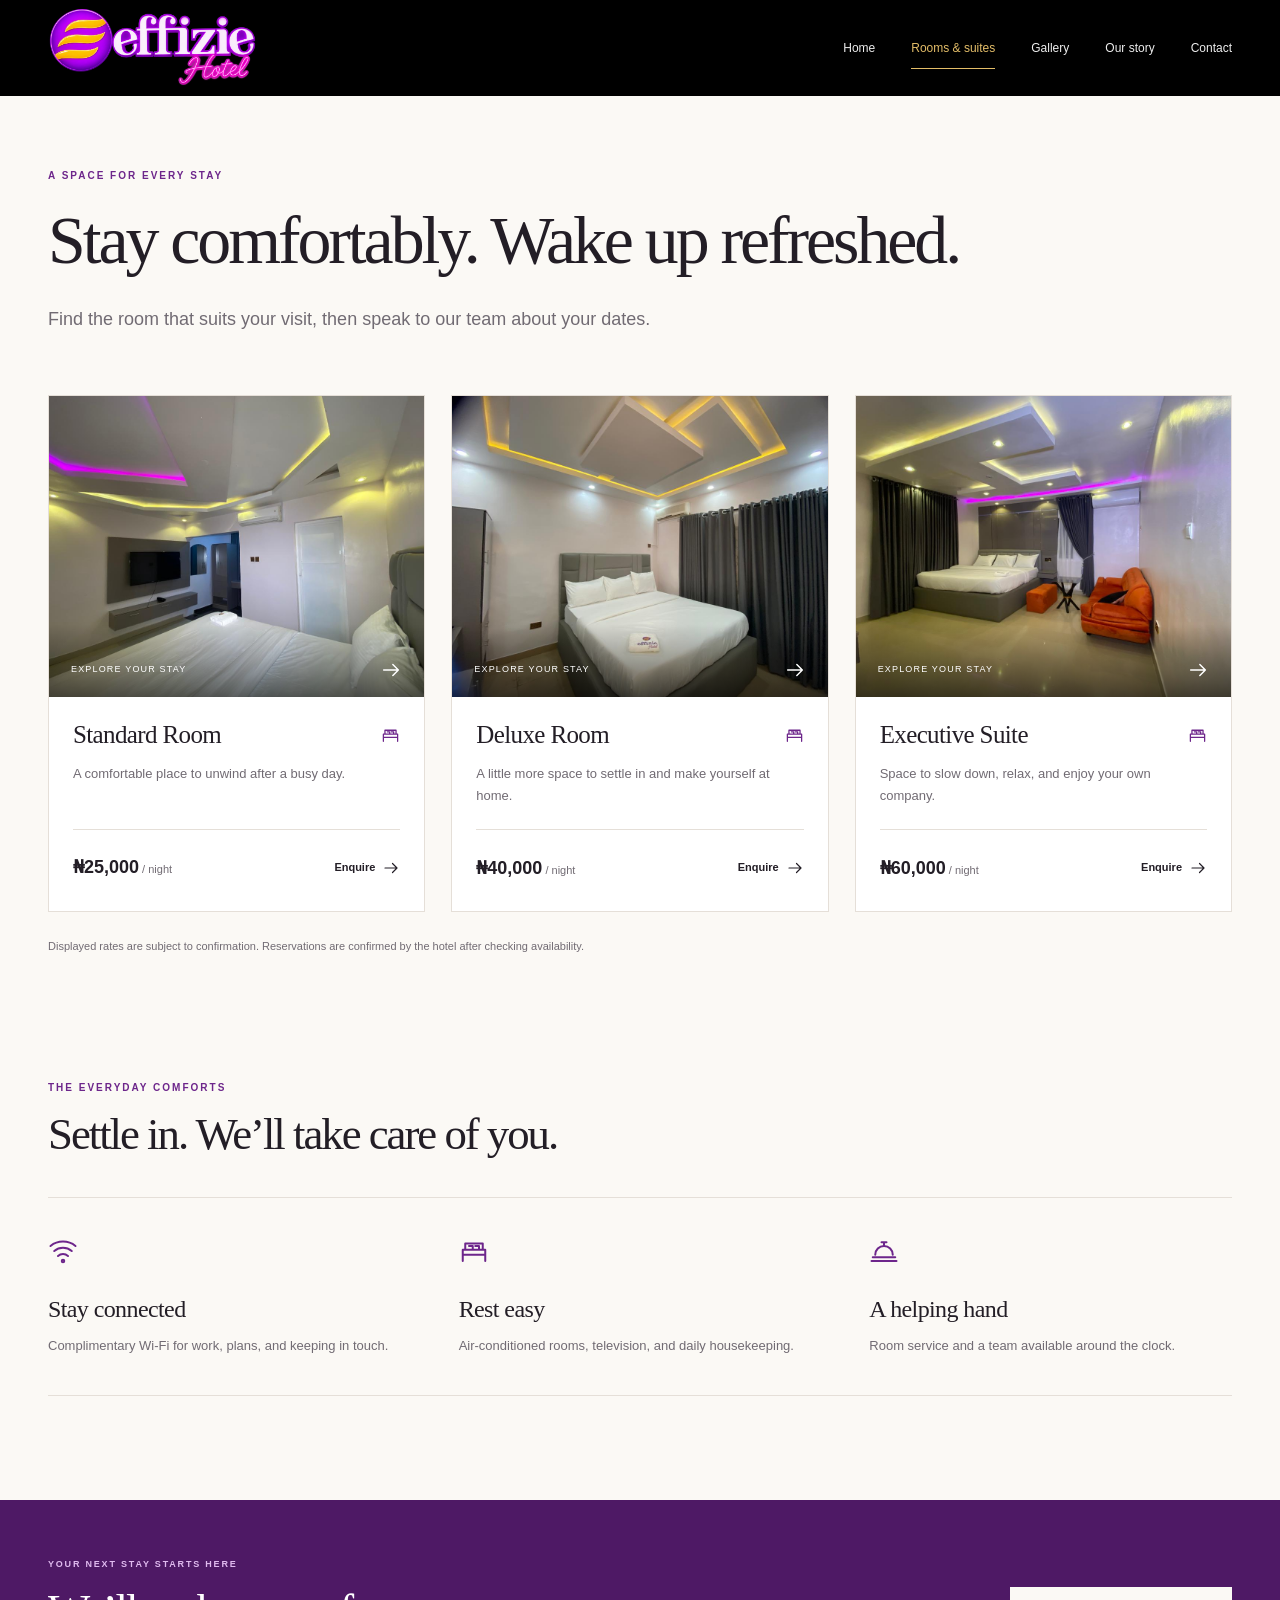
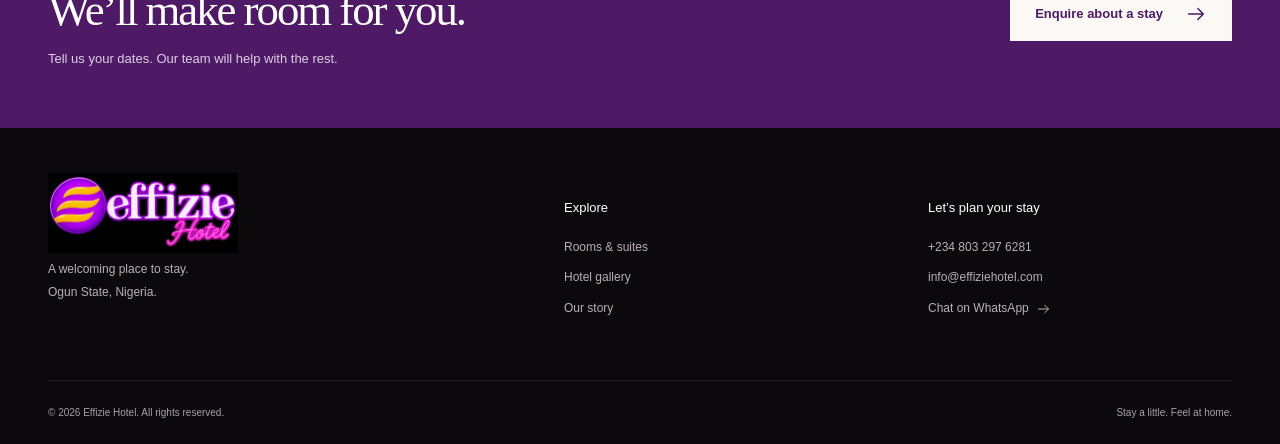
<file: rooms.html>
<!doctype html>
<html lang="en">
<head>
<meta charset="utf-8">
<meta name="viewport" content="width=device-width, initial-scale=1">
<meta name="description" content="Explore Standard, Deluxe and Executive accommodation at Effizie Hotel. Enquire directly for current room rates and availability.">
<meta name="theme-color" content="#0b090c">
<title>Rooms & suites | Effizie Hotel</title>
<link rel="icon" href="assets/effizie-logo.jpg" type="image/jpeg">
<link rel="stylesheet" href="style.css">
<script type="module" src="scripts.js">
</script>
</head>
<body>
<a class="skip-link" href="#main">Skip to content</a>
<header class="site-header">
<div class="nav-wrap">
<a class="brand" href="index.html" aria-label="Effizie Hotel home">
<img src="assets/effizie-logo.jpg" alt="Effizie Hotel" width="1536" height="1024">
</a>
<button class="menu-toggle icon-button" type="button" aria-controls="navMenu" aria-expanded="false" aria-label="Open navigation">
<svg viewBox="0 0 24 24" fill="none" stroke="currentColor" stroke-width="1.6" stroke-linecap="round" stroke-linejoin="round" aria-hidden="true">
<path d="M4 7h16M4 12h16M4 17h16"/>
</svg>
</button>
<nav id="navMenu" aria-label="Main navigation">
<a href="index.html">Home</a>
<a href="rooms.html" aria-current="page">Rooms & suites</a>
<a href="gallery.html">Gallery</a>
<a href="about.html">Our story</a>
<a href="contact.html">Contact</a>
</nav>
</div>
</header>
<main id="main">
<div class="page-intro container">
<p class="eyebrow">A SPACE FOR EVERY STAY</p>
<h1>Stay comfortably. Wake up refreshed.</h1>
<p class="lede">Find the room that suits your visit, then speak to our team about your dates.</p>
</div>
<section class="container room-list">
<div class="room-grid">
<article class="room-card" id="standard">
<a class="room-image" href="contact.html?room=standard" aria-label="Enquire about the Standard Room">
<img src="assets/room%201.jpg" alt="Standard Room at Effizie Hotel" width="1080" height="810" loading="lazy">
<span>EXPLORE YOUR STAY <svg viewBox="0 0 24 24" fill="none" stroke="currentColor" stroke-width="1.6" stroke-linecap="round" stroke-linejoin="round" aria-hidden="true">
<path d="M4 12h16m-6-6 6 6-6 6"/>
</svg>
</span>
</a>
<div class="room-copy">
<div class="room-heading">
<h3>Standard Room</h3>
<svg viewBox="0 0 24 24" fill="none" stroke="currentColor" stroke-width="1.6" stroke-linecap="round" stroke-linejoin="round" aria-hidden="true">
<path d="M3 18v-7h18v7M3 15h18M5 11V6h14v5M8 8h3v3m2-3h3v3M3 18v2m18-2v2"/>
</svg>
</div>
<p>A comfortable place to unwind after a busy day.</p>
<div class="room-bottom">
<p class="price">₦25,000<span> / night</span>
</p>
<a class="text-link" href="contact.html?room=standard">Enquire <svg viewBox="0 0 24 24" fill="none" stroke="currentColor" stroke-width="1.6" stroke-linecap="round" stroke-linejoin="round" aria-hidden="true">
<path d="M4 12h16m-6-6 6 6-6 6"/>
</svg>
</a>
</div>
</div>
</article>
<article class="room-card" id="deluxe">
<a class="room-image" href="contact.html?room=deluxe" aria-label="Enquire about the Deluxe Room">
<img src="assets/room%202.jpg" alt="Deluxe Room at Effizie Hotel" width="1080" height="810" loading="lazy">
<span>EXPLORE YOUR STAY <svg viewBox="0 0 24 24" fill="none" stroke="currentColor" stroke-width="1.6" stroke-linecap="round" stroke-linejoin="round" aria-hidden="true">
<path d="M4 12h16m-6-6 6 6-6 6"/>
</svg>
</span>
</a>
<div class="room-copy">
<div class="room-heading">
<h3>Deluxe Room</h3>
<svg viewBox="0 0 24 24" fill="none" stroke="currentColor" stroke-width="1.6" stroke-linecap="round" stroke-linejoin="round" aria-hidden="true">
<path d="M3 18v-7h18v7M3 15h18M5 11V6h14v5M8 8h3v3m2-3h3v3M3 18v2m18-2v2"/>
</svg>
</div>
<p>A little more space to settle in and make yourself at home.</p>
<div class="room-bottom">
<p class="price">₦40,000<span> / night</span>
</p>
<a class="text-link" href="contact.html?room=deluxe">Enquire <svg viewBox="0 0 24 24" fill="none" stroke="currentColor" stroke-width="1.6" stroke-linecap="round" stroke-linejoin="round" aria-hidden="true">
<path d="M4 12h16m-6-6 6 6-6 6"/>
</svg>
</a>
</div>
</div>
</article>
<article class="room-card" id="executive">
<a class="room-image" href="contact.html?room=executive" aria-label="Enquire about the Executive Suite">
<img src="assets/room%203.jpg" alt="Executive Suite at Effizie Hotel" width="1080" height="810" loading="lazy">
<span>EXPLORE YOUR STAY <svg viewBox="0 0 24 24" fill="none" stroke="currentColor" stroke-width="1.6" stroke-linecap="round" stroke-linejoin="round" aria-hidden="true">
<path d="M4 12h16m-6-6 6 6-6 6"/>
</svg>
</span>
</a>
<div class="room-copy">
<div class="room-heading">
<h3>Executive Suite</h3>
<svg viewBox="0 0 24 24" fill="none" stroke="currentColor" stroke-width="1.6" stroke-linecap="round" stroke-linejoin="round" aria-hidden="true">
<path d="M3 18v-7h18v7M3 15h18M5 11V6h14v5M8 8h3v3m2-3h3v3M3 18v2m18-2v2"/>
</svg>
</div>
<p>Space to slow down, relax, and enjoy your own company.</p>
<div class="room-bottom">
<p class="price">₦60,000<span> / night</span>
</p>
<a class="text-link" href="contact.html?room=executive">Enquire <svg viewBox="0 0 24 24" fill="none" stroke="currentColor" stroke-width="1.6" stroke-linecap="round" stroke-linejoin="round" aria-hidden="true">
<path d="M4 12h16m-6-6 6 6-6 6"/>
</svg>
</a>
</div>
</div>
</article>
</div>
<p class="fine-print">Displayed rates are subject to confirmation. Reservations are confirmed by the hotel after checking availability.</p>
</section>
<section class="section container">
<div class="section-heading">
<div>
<p class="eyebrow">THE EVERYDAY COMFORTS</p>
<h2>Settle in. We’ll take care of you.</h2>
</div>
</div>
<div class="amenity-grid">
<div>
<svg viewBox="0 0 24 24" fill="none" stroke="currentColor" stroke-width="1.6" stroke-linecap="round" stroke-linejoin="round" aria-hidden="true">
<path d="M2 8a16 16 0 0 1 20 0M5 12a11 11 0 0 1 14 0M8 16a6 6 0 0 1 8 0"/>
<circle cx="12" cy="20" r="1"/>
</svg>
<h3>Stay connected</h3>
<p>Complimentary Wi-Fi for work, plans, and keeping in touch.</p>
</div>
<div>
<svg viewBox="0 0 24 24" fill="none" stroke="currentColor" stroke-width="1.6" stroke-linecap="round" stroke-linejoin="round" aria-hidden="true">
<path d="M3 18v-7h18v7M3 15h18M5 11V6h14v5M8 8h3v3m2-3h3v3M3 18v2m18-2v2"/>
</svg>
<h3>Rest easy</h3>
<p>Air-conditioned rooms, television, and daily housekeeping.</p>
</div>
<div>
<svg viewBox="0 0 24 24" fill="none" stroke="currentColor" stroke-width="1.6" stroke-linecap="round" stroke-linejoin="round" aria-hidden="true">
<path d="M3 17h18M5 15a7 7 0 0 1 14 0M12 5v3M10 5h4M2 20h20"/>
</svg>
<h3>A helping hand</h3>
<p>Room service and a team available around the clock.</p>
</div>
</div>
</section>
<section class="stay-cta">
<div class="container">
<div>
<p class="eyebrow">YOUR NEXT STAY STARTS HERE</p>
<h2>We’ll make room for you.</h2>
<p>Tell us your dates. Our team will help with the rest.</p>
</div>
<a class="button button-light" href="contact.html">Enquire about a stay <svg viewBox="0 0 24 24" fill="none" stroke="currentColor" stroke-width="1.6" stroke-linecap="round" stroke-linejoin="round" aria-hidden="true">
<path d="M4 12h16m-6-6 6 6-6 6"/>
</svg>
</a>
</div>
</section>
</main>
<footer class="site-footer">
<div class="container footer-grid">
<div>
<a class="brand footer-brand" href="index.html" aria-label="Effizie Hotel home">
<img src="assets/effizie-logo.jpg" alt="Effizie Hotel" width="1536" height="1024" loading="lazy">
</a>
<p>A welcoming place to stay.<br>Ogun State, Nigeria.</p>
</div>
<div>
<h2>Explore</h2>
<a href="rooms.html">Rooms & suites</a>
<a href="gallery.html">Hotel gallery</a>
<a href="about.html">Our story</a>
</div>
<div>
<h2>Let’s plan your stay</h2>
<a href="tel:+2348032976281">+234 803 297 6281</a>
<a href="mailto:info@effiziehotel.com">info@effiziehotel.com</a>
<a href="https://wa.me/2348032976281" target="_blank" rel="noopener noreferrer">Chat on WhatsApp <svg viewBox="0 0 24 24" fill="none" stroke="currentColor" stroke-width="1.6" stroke-linecap="round" stroke-linejoin="round" aria-hidden="true">
<path d="M4 12h16m-6-6 6 6-6 6"/>
</svg>
</a>
</div>
</div>
<div class="container footer-bottom">
<span>© <span data-year>2026</span> Effizie Hotel. All rights reserved.</span>
<span>Stay a little. Feel at home.</span>
</div>
</footer>
</body>
</html>
</file>
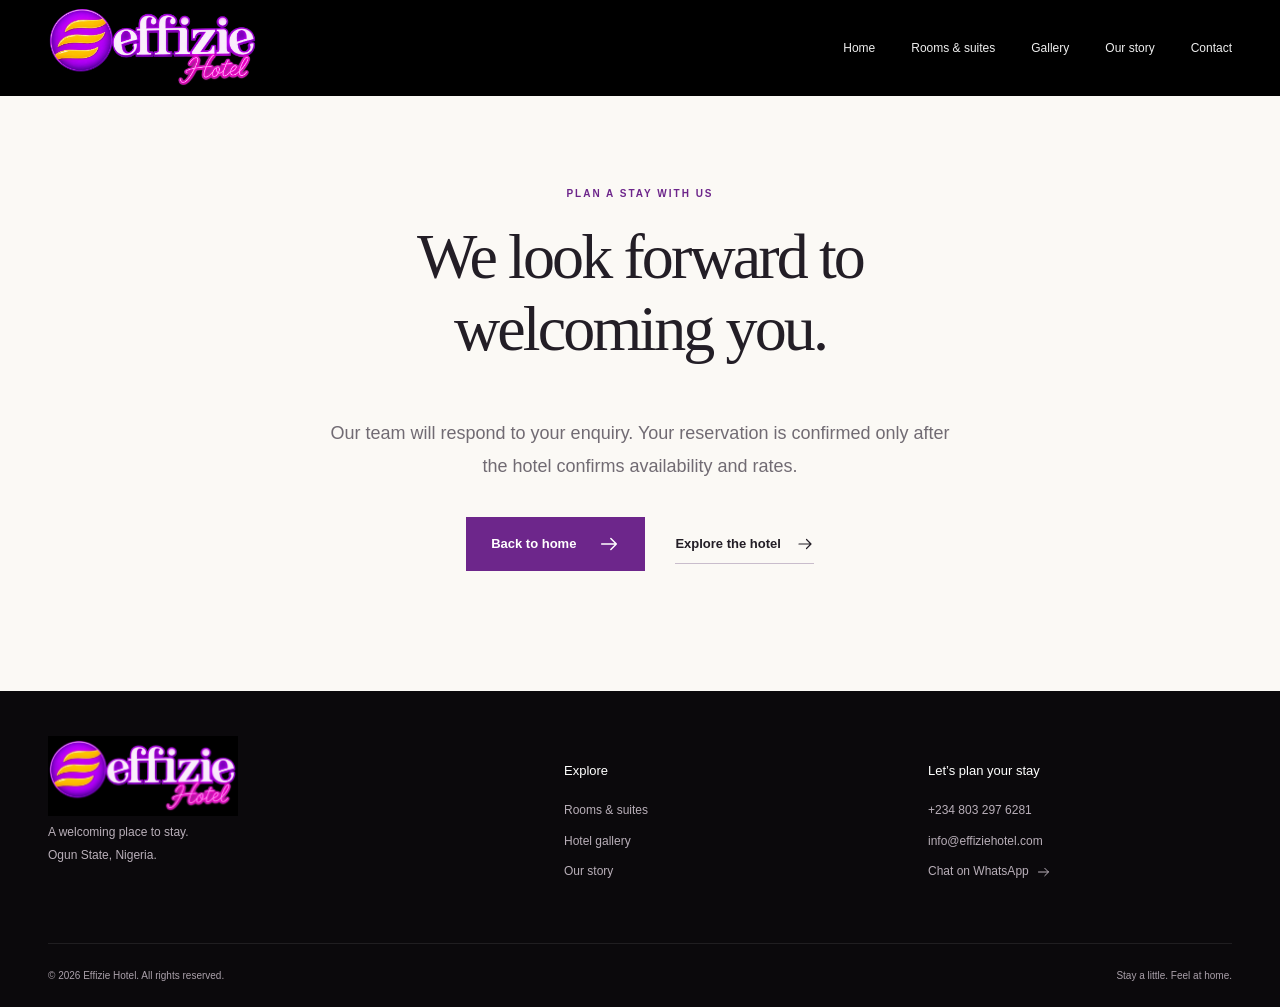
<file: thankyou.html>
<!doctype html>
<html lang="en">
<head>
<meta charset="utf-8">
<meta name="viewport" content="width=device-width, initial-scale=1">
<meta name="description" content="Your enquiry has been sent to Effizie Hotel. Our team will contact you about your stay.">
<meta name="theme-color" content="#0b090c">
<title>Thank you for your enquiry | Effizie Hotel</title>
<link rel="icon" href="assets/effizie-logo.jpg" type="image/jpeg">
<link rel="stylesheet" href="style.css">
<script type="module" src="scripts.js">
</script>
</head>
<body>
<a class="skip-link" href="#main">Skip to content</a>
<header class="site-header">
<div class="nav-wrap">
<a class="brand" href="index.html" aria-label="Effizie Hotel home">
<img src="assets/effizie-logo.jpg" alt="Effizie Hotel" width="1536" height="1024">
</a>
<button class="menu-toggle icon-button" type="button" aria-controls="navMenu" aria-expanded="false" aria-label="Open navigation">
<svg viewBox="0 0 24 24" fill="none" stroke="currentColor" stroke-width="1.6" stroke-linecap="round" stroke-linejoin="round" aria-hidden="true">
<path d="M4 7h16M4 12h16M4 17h16"/>
</svg>
</button>
<nav id="navMenu" aria-label="Main navigation">
<a href="index.html">Home</a>
<a href="rooms.html">Rooms & suites</a>
<a href="gallery.html">Gallery</a>
<a href="about.html">Our story</a>
<a href="contact.html">Contact</a>
</nav>
</div>
</header>
<main id="main">
<section class="container thank-you">
<div class="success-symbol">
<svg viewBox="0 0 24 24" fill="none" stroke="currentColor" stroke-width="1.6" stroke-linecap="round" stroke-linejoin="round" aria-hidden="true">
<path d="m5 12 4 4L19 6"/>
</svg>
</div>
<p class="eyebrow">THANK YOU FOR GETTING IN TOUCH</p>
<h1>We look forward to<br>welcoming you.</h1>
<p class="lede" data-thankyou-message>Our team will respond to your enquiry. Your reservation is confirmed only after the hotel confirms availability and rates.</p>
<div class="button-row">
<a class="button" href="index.html">Back to home <svg viewBox="0 0 24 24" fill="none" stroke="currentColor" stroke-width="1.6" stroke-linecap="round" stroke-linejoin="round" aria-hidden="true">
<path d="M4 12h16m-6-6 6 6-6 6"/>
</svg>
</a>
<a class="text-link" href="gallery.html">Explore the hotel <svg viewBox="0 0 24 24" fill="none" stroke="currentColor" stroke-width="1.6" stroke-linecap="round" stroke-linejoin="round" aria-hidden="true">
<path d="M4 12h16m-6-6 6 6-6 6"/>
</svg>
</a>
</div>
</section>
</main>
<footer class="site-footer">
<div class="container footer-grid">
<div>
<a class="brand footer-brand" href="index.html" aria-label="Effizie Hotel home">
<img src="assets/effizie-logo.jpg" alt="Effizie Hotel" width="1536" height="1024" loading="lazy">
</a>
<p>A welcoming place to stay.<br>Ogun State, Nigeria.</p>
</div>
<div>
<h2>Explore</h2>
<a href="rooms.html">Rooms & suites</a>
<a href="gallery.html">Hotel gallery</a>
<a href="about.html">Our story</a>
</div>
<div>
<h2>Let’s plan your stay</h2>
<a href="tel:+2348032976281">+234 803 297 6281</a>
<a href="mailto:info@effiziehotel.com">info@effiziehotel.com</a>
<a href="https://wa.me/2348032976281" target="_blank" rel="noopener noreferrer">Chat on WhatsApp <svg viewBox="0 0 24 24" fill="none" stroke="currentColor" stroke-width="1.6" stroke-linecap="round" stroke-linejoin="round" aria-hidden="true">
<path d="M4 12h16m-6-6 6 6-6 6"/>
</svg>
</a>
</div>
</div>
<div class="container footer-bottom">
<span>© <span data-year>2026</span> Effizie Hotel. All rights reserved.</span>
<span>Stay a little. Feel at home.</span>
</div>
</footer>
</body>
</html>
</file>
<file: style.css>
:root{
  --ink:#231e26;
  --muted:#716b73;
  --paper:#fbf9f5;
  --line:#e5dfd8;
  --purple:#6d268b;
  --purple-dark:#4e1965;
  --gold:#e3bd68;
  --dark:#0b090c;
  --max:1200px;
  --serif:Georgia,'Times New Roman',serif;
  --sans:Arial,Helvetica,sans-serif
}
*{
  box-sizing:border-box
}
html{
  scroll-behavior:smooth;
  scroll-padding-top:100px
}
body{
  margin:0;
  background:var(--paper);
  color:var(--ink);
  font:16px/1.7 var(--sans);
  -webkit-font-smoothing:antialiased
}
img{
  display:block;
  max-width:100%;
  height:auto
}
a{
  color:inherit;
  text-decoration:none
}
button,input,select,textarea{
  font:inherit
}
button,a,input,select,textarea{
  -webkit-tap-highlight-color:transparent
}
button{
  cursor:pointer
}
button:disabled{
  cursor:wait;
  opacity:.65
}
button svg,a svg,.contact-line>svg,.amenity-grid svg,.service-list svg,.room-heading>svg,.success-symbol svg{
  width:22px;
  height:22px;
  flex-shrink:0
}
h1,h2,h3,p{
  margin-top:0
}
h1,h2,h3{
  line-height:1.12
}
h1,h2{
  font-family:var(--serif);
  font-weight:400;
  letter-spacing:-.045em
}
h1{
  font-size:clamp(43px,5.3vw,76px)
}
h2{
  font-size:clamp(34px,3.5vw,48px)
}
h3{
  font-size:21px;
  font-weight:500;
  letter-spacing:-.025em
}
p{
  margin-bottom:22px
}
a:hover{
  color:var(--purple)
}
a:focus-visible,button:focus-visible,input:focus-visible,textarea:focus-visible,select:focus-visible{
  outline:3px solid #a859d1;
  outline-offset:5px
}
::selection{
  background:#e8d3ed;
  color:var(--ink)
}
[hidden]{
  display:none!important
}
.container{
  width:min(var(--max),calc(100% - 96px));
  margin-inline:auto
}
.section{
  padding-block:104px
}
.eyebrow{
  font-size:10px;
  font-weight:700;
  letter-spacing:.2em;
  line-height:1.5;
  margin:0 0 20px;
  color:var(--purple)
}
.lede{
  font-size:18px;
  color:var(--muted);
  line-height:1.8;
  max-width:620px
}
.button{
  display:inline-flex;
  align-items:center;
  justify-content:center;
  gap:22px;
  min-height:54px;
  padding:14px 24px;
  background:var(--purple);
  color:#fff;
  border:1px solid var(--purple);
  font-size:13px;
  font-weight:600;
  line-height:1.5;
  transition:background .2s,color .2s
}
.button:hover{
  background:var(--purple-dark);
  border-color:var(--purple-dark);
  color:white
}
.button-light{
  background:var(--paper);
  border-color:var(--paper);
  color:var(--purple-dark)
}
.button-light:hover{
  background:white;
  color:var(--purple)
}
.button-outline{
  background:transparent;
  color:var(--purple);
  border-color:#cbb6d1
}
.button-outline:hover{
  background:var(--purple);
  color:white
}
.text-link{
  display:inline-flex;
  align-items:center;
  gap:15px;
  font-size:13px;
  font-weight:600;
  border-bottom:1px solid #c9bdcc;
  padding-block:8px;
  line-height:1.4
}
.text-link svg{
  width:18px
}
.icon-button{
  display:inline-flex;
  align-items:center;
  justify-content:center;
  border:1px solid #ffffff30;
  color:inherit;
  background:transparent;
  width:44px;
  height:44px;
  padding:10px
}
.skip-link{
  position:fixed;
  left:12px;
  top:-80px;
  padding:12px;
  background:white;
  z-index:100
}
.skip-link:focus{
  top:8px
}
.site-header{
  position:sticky;
  top:0;
  z-index:30;
  background:#000;
  color:#eee
}
.nav-wrap{
  width:min(var(--max),calc(100% - 96px));
  margin:auto;
  min-height:96px;
  display:flex;
  align-items:center;
  justify-content:space-between;
  gap:30px
}
.brand{
  display:block;
  width:210px;
  flex-shrink:0;
  overflow:hidden
}
.brand img{
  width:100%;
  height:86px;
  object-fit:cover;
  object-position:center
}
.site-header nav{
  display:flex;
  align-items:center;
  gap:36px
}
.site-header nav a{
  font-size:12px;
  padding:18px 0;
  position:relative;
  white-space:nowrap;
  transition:color .2s
}
.site-header nav a:hover,.site-header nav a[aria-current]{
  color:var(--gold)
}
.site-header nav a[aria-current]:after{
  content:'';
  position:absolute;
  left:0;
  right:0;
  bottom:7px;
  height:1px;
  background:var(--gold)
}
.menu-toggle{
  display:none
}
.hero{
  position:relative;
  min-height:650px;
  height:calc(100svh - 140px);
  max-height:850px;
  color:white;
  background:#302c2c;
  isolation:isolate
}
.hero-photo,.hero-shade{
  position:absolute;
  width:100%;
  height:100%;
  inset:0;
  object-fit:cover;
  z-index:-1
}
.hero-photo{
  object-position:center 54%
}
.hero-shade{
  background:linear-gradient(90deg,rgba(17,12,19,.78),rgba(17,12,19,.25) 72%),linear-gradient(0deg,rgba(0,0,0,.3),transparent 55%)
}
.hero-content{
  padding-top:clamp(100px,10vh,150px);
  padding-bottom:150px
}
.hero-content .eyebrow{
  color:#f1d5a1;
  letter-spacing:.2em
}
.hero h1{
  font-size:clamp(58px,6.5vw,92px);
  line-height:1.02;
  max-width:760px;
  margin-bottom:28px;
  letter-spacing:-.05em
}
.hero h1 em{
  color:#f1d6a6;
  font-weight:400
}
.hero-content>p:not(.eyebrow){
  font-size:16px;
  line-height:1.8;
  color:#eee5e0;
  margin-bottom:32px
}
.hero .button{
  background:var(--paper);
  border-color:var(--paper);
  color:#281d2b
}
.hero .button:hover{
  background:#e9d9ed;
  border-color:#e9d9ed
}
.hero-caption{
  position:absolute;
  bottom:80px;
  right:max(48px,calc((100% - var(--max))/2));
  display:flex;
  align-items:center;
  gap:18px;
  font-size:9px;
  letter-spacing:.17em;
  color:white
}
.hero-caption:hover{
  color:var(--gold)
}
.booking-wrap{
  position:relative;
  margin-top:-48px;
  z-index:2
}
.booking-bar{
  background:white;
  box-shadow:0 15px 55px #2b1a2310;
  display:grid;
  grid-template-columns:1.4fr 1fr 1fr .8fr auto;
  align-items:center;
  padding:28px 30px;
  gap:24px;
  border:1px solid var(--line)
}
.booking-label{
  border-right:1px solid var(--line);
  padding-right:14px
}
.booking-label .eyebrow{
  font-size:8px;
  margin-bottom:6px
}
.booking-label h2{
  font-size:27px;
  margin:0;
  letter-spacing:-.035em
}
.booking-bar label{
  display:grid;
  gap:4px;
  font-size:10px;
  color:var(--muted);
  text-transform:uppercase;
  letter-spacing:.09em
}
.booking-bar input,.booking-bar select{
  border:0;
  background:transparent;
  border-radius:0;
  color:var(--ink);
  padding:3px 0;
  min-height:35px;
  font-size:13px;
  width:100%;
  min-width:0;
  text-transform:none;
  letter-spacing:0
}
.booking-bar .button{
  padding-inline:22px
}
.welcome{
  display:grid;
  grid-template-columns:1.08fr 1fr;
  gap:90px;
  align-items:center
}
.welcome-visual{
  position:relative;
  padding:0 30px 28px 0
}
.welcome-visual:before{
  content:'';
  position:absolute;
  inset:40px 0 0 40px;
  border:1px solid #d7c5d9;
  z-index:-1
}
.welcome-visual img{
  width:100%;
  height:380px;
  object-fit:cover
}
.photo-note{
  position:absolute;
  right:0;
  bottom:0;
  background:var(--paper);
  padding:12px 0 0 24px;
  color:var(--purple);
  font:italic 22px var(--serif)
}
.welcome-copy h2{
  margin-bottom:26px
}
.welcome-copy>p:not(.eyebrow){
  color:var(--muted);
  font-size:14px
}
.rooms-section{
  background:#f2eee8
}
.section-heading{
  display:flex;
  align-items:flex-end;
  justify-content:space-between;
  gap:28px;
  margin-bottom:38px
}
.section-heading .eyebrow{
  margin-bottom:14px
}
.section-heading h2{
  margin:0
}
.section-heading>.text-link{
  flex-shrink:0;
  margin-bottom:5px
}
.room-grid{
  display:grid;
  grid-template-columns:repeat(3,minmax(0,1fr));
  gap:26px
}
.room-card{
  background:white;
  min-width:0
}
.room-image{
  display:block;
  position:relative;
  overflow:hidden
}
.room-image img{
  width:100%;
  aspect-ratio:1.25;
  object-fit:cover;
  transition:transform .6s
}
.room-image>span{
  position:absolute;
  inset:auto 0 0;
  display:flex;
  justify-content:space-between;
  align-items:center;
  background:linear-gradient(transparent,#0009);
  padding:35px 22px 16px;
  color:white;
  font-size:9px;
  letter-spacing:.13em
}
.room-image:hover img{
  transform:scale(1.04)
}
.room-copy{
  padding:24px
}
.room-heading{
  display:flex;
  justify-content:space-between;
  gap:8px;
  align-items:center;
  margin-bottom:14px
}
.room-heading h3{
  font:25px var(--serif);
  margin:0;
  letter-spacing:-.025em
}
.room-heading>svg{
  width:19px;
  color:var(--purple)
}
.room-copy>p{
  font-size:13px;
  color:var(--muted);
  min-height:44px;
  line-height:1.7
}
.room-bottom{
  display:flex;
  align-items:center;
  justify-content:space-between;
  gap:8px;
  border-top:1px solid var(--line);
  padding-top:19px
}
.price{
  font-size:18px;
  margin:0;
  font-weight:600;
  white-space:nowrap
}
.price span{
  font-size:11px;
  font-weight:400;
  color:var(--muted)
}
.room-bottom .text-link{
  border:0;
  font-size:11px;
  gap:7px
}
.fine-print{
  font-size:11px;
  color:var(--muted);
  margin:25px 0 0;
  line-height:1.7
}
.experience{
  display:grid;
  grid-template-columns:1fr 1fr;
  gap:100px;
  align-items:center
}
.experience-copy>p:not(.eyebrow){
  font-size:14px;
  color:var(--muted);
  max-width:390px
}
.experience-photo{
  position:relative
}
.experience-photo img{
  width:100%;
  height:530px;
  object-fit:cover
}
.experience-photo>span{
  position:absolute;
  bottom:25px;
  left:26px;
  color:#fff;
  letter-spacing:.18em;
  font-size:9px
}
.service-list{
  margin-top:40px;
  display:grid;
  gap:15px;
  border-top:1px solid var(--line);
  padding-top:24px
}
.service-list>div{
  display:flex;
  gap:17px;
  align-items:center;
  font-size:12px
}
.service-list svg{
  color:var(--purple);
  width:20px
}
.stay-cta{
  background:var(--purple-dark);
  color:#fff;
  padding:58px 0
}
.stay-cta>.container{
  display:flex;
  justify-content:space-between;
  align-items:center;
  gap:40px
}
.stay-cta .eyebrow{
  color:#e0bbef;
  font-size:9px;
  margin-bottom:14px
}
.stay-cta h2{
  margin-bottom:12px
}
.stay-cta p:not(.eyebrow){
  font-size:13px;
  color:#decfe4;
  margin:0
}
.stay-cta .button{
  flex-shrink:0
}
.site-footer{
  background:var(--dark);
  color:#b9afb9;
  padding:62px 0 0;
  font-size:12px
}
.footer-grid{
  display:grid;
  grid-template-columns:1.5fr 1fr 1fr;
  gap:60px;
  padding-bottom:50px
}
.footer-brand{
  width:190px;
  margin-top:-17px;
  margin-bottom:5px
}
.footer-brand img{
  height:80px
}
.footer-grid p{
  font-size:12px;
  line-height:1.9
}
.footer-grid h2{
  font:500 13px var(--sans);
  letter-spacing:0;
  color:#fff;
  margin:10px 0 22px
}
.footer-grid>div>a:not(.brand){
  display:block;
  margin-bottom:10px
}
.footer-grid a:hover{
  color:var(--gold)
}
.footer-grid svg{
  display:inline-block;
  vertical-align:middle;
  width:15px;
  margin-left:4px
}
.footer-bottom{
  border-top:1px solid #ffffff16;
  padding-block:23px;
  display:flex;
  justify-content:space-between;
  gap:20px;
  font-size:10px;
  color:#aaa0aa
}
.page-intro{
  padding-block:72px 60px
}
.page-intro h1{
  max-width:930px;
  margin-bottom:24px
}
.page-intro .lede{
  margin:0
}
.room-list{
  padding-bottom:20px
}
.room-list .room-card{
  border:1px solid var(--line)
}
.amenity-grid{
  display:grid;
  grid-template-columns:repeat(3,1fr);
  gap:48px;
  border-block:1px solid var(--line);
  padding-block:38px
}
.amenity-grid svg{
  width:30px;
  height:30px;
  color:var(--purple);
  margin-bottom:22px
}
.amenity-grid h3{
  font:24px var(--serif);
  margin-bottom:12px
}
.amenity-grid p{
  font-size:13px;
  color:var(--muted);
  margin:0
}
.gallery-section{
  padding-bottom:90px
}
.gallery-toolbar{
  display:flex;
  justify-content:space-between;
  align-items:center;
  gap:20px;
  border-block:1px solid var(--line);
  margin-bottom:30px;
  padding-block:17px
}
.filters{
  display:flex;
  gap:8px;
  flex-wrap:wrap
}
.filters button{
  border:1px solid transparent;
  border-radius:0;
  background:none;
  color:var(--muted);
  padding:10px 19px;
  font-size:12px
}
.filters button[aria-pressed=true]{
  background:var(--purple);
  color:white
}
.filters button:hover{
  border-color:var(--purple)
}
.photo-count{
  font-size:11px;
  color:var(--muted);
  margin:0;
  white-space:nowrap
}
.gallery-grid{
  display:grid;
  grid-template-columns:repeat(3,minmax(0,1fr));
  gap:30px 24px
}
.gallery-item{
  margin:0;
  min-width:0
}
.gallery-open{
  position:relative;
  display:block;
  width:100%;
  border:0;
  padding:0;
  background:#e9e2dc;
  overflow:hidden
}
.gallery-open img{
  aspect-ratio:1.2;
  width:100%;
  object-fit:cover;
  transition:transform .5s
}
.gallery-open:hover img{
  transform:scale(1.04)
}
.gallery-open>span{
  position:absolute;
  right:12px;
  bottom:12px;
  display:flex;
  padding:9px;
  background:#15101899;
  color:#fff
}
.gallery-open svg{
  width:18px;
  height:18px
}
.gallery-item figcaption{
  display:flex;
  justify-content:space-between;
  gap:10px;
  font-size:12px;
  margin-top:11px
}
.gallery-item small{
  font-size:10px;
  color:var(--muted)
}
.lightbox{
  width:min(1100px,94vw);
  max-width:94vw;
  max-height:94svh;
  background:#100d12;
  border:1px solid #4e3f53;
  color:#fff;
  padding:16px 22px;
  overflow:auto
}
.lightbox::backdrop{
  background:#08050bef;
  backdrop-filter:blur(6px)
}
.lightbox-toolbar,.lightbox-bottom{
  display:flex;
  align-items:center;
  justify-content:space-between;
  gap:18px
}
.lightbox-toolbar{
  padding-bottom:12px
}
.lightbox-toolbar p{
  font-size:13px;
  margin:0
}
.lightbox>img{
  width:100%;
  height:calc(88svh - 140px);
  object-fit:contain
}
.lightbox-bottom{
  padding-top:14px;
  justify-content:center;
  font-size:11px
}
.lightbox .prev svg{
  transform:rotate(180deg)
}
body:has(dialog[open]){
  overflow:hidden
}
.about-feature{
  display:grid;
  grid-template-columns:1.1fr 1fr;
  align-items:center;
  gap:75px
}
.about-feature>img{
  width:100%;
  height:440px;
  object-fit:cover
}
.about-feature>div>p:not(.eyebrow){
  font-size:14px;
  color:var(--muted)
}
.values{
  display:grid;
  grid-template-columns:repeat(3,1fr);
  gap:46px
}
.values article{
  border-top:1px solid var(--line);
  padding-top:24px
}
.values span{
  font:italic 25px var(--serif);
  color:var(--purple)
}
.values h3{
  font:25px var(--serif);
  margin-block:24px 18px
}
.values p{
  color:var(--muted);
  font-size:14px;
  margin:0
}
.contact-layout{
  display:grid;
  grid-template-columns:.8fr 1.2fr;
  gap:90px;
  padding-bottom:90px
}
.contact-details{
  padding-top:18px;
  min-width:0
}
.contact-details h2{
  font-size:35px
}
.contact-details>p:not(.eyebrow){
  font-size:14px;
  color:var(--muted);
  max-width:350px
}
.contact-line{
  display:flex;
  align-items:flex-start;
  gap:17px;
  margin-block:30px
}
.contact-line>svg{
  color:var(--purple);
  margin-top:4px
}
.contact-line h3{
  font:600 11px var(--sans);
  letter-spacing:.03em;
  margin-bottom:7px
}
.contact-line p,.contact-line a{
  font-size:14px;
  margin:0;
  overflow-wrap:anywhere
}
.contact-line .text-link{
  font-size:11px;
  padding-bottom:4px;
  margin-top:9px
}
.contact-details>.button{
  margin-bottom:30px
}
.contact-photo{
  width:100%;
  height:220px;
  object-fit:cover
}
.form-panel{
  background:white;
  border:1px solid var(--line);
  padding:40px;
  align-self:start
}
.form-panel h2{
  font-size:32px;
  margin-bottom:14px
}
.form-panel>p{
  font-size:13px;
  color:var(--muted);
  margin-bottom:32px
}
.form-grid{
  display:grid;
  grid-template-columns:1fr 1fr;
  gap:20px
}
.form-grid label{
  display:flex;
  flex-direction:column;
  gap:8px;
  font-size:11px;
  color:#4c424e
}
.form-grid label>span{
  display:none
}
.form-grid input,.form-grid select,.form-grid textarea{
  width:100%;
  min-width:0;
  background:#fcfaf8;
  border:1px solid var(--line);
  border-radius:0;
  padding:12px;
  font-size:13px;
  min-height:48px;
  color:var(--ink)
}
.form-grid textarea{
  resize:vertical;
  line-height:1.7;
  min-height:130px
}
.form-grid .full-width{
  grid-column:1/-1
}
.form-note{
  font-size:10px;
  color:var(--muted);
  line-height:1.8;
  margin:20px 0
}
.form-status{
  font-size:12px;
  line-height:1.7;
  margin:16px 0 0;
  color:#a02843
}
.thank-you{
  text-align:center;
  padding-block:90px 120px
}
.thank-you .lede{
  margin-inline:auto
}
.thank-you h1{
  font-size:clamp(40px,5vw,64px)
}
.success-symbol{
  border:1px solid #dac6df;
  display:grid;
  place-items:center;
  width:72px;
  height:72px;
  margin:0 auto 30px;
  color:var(--purple);
  border-radius:50%
}
.success-symbol svg{
  width:34px;
  height:34px
}
.button-row{
  display:flex;
  align-items:center;
  justify-content:center;
  flex-wrap:wrap;
  gap:30px;
  margin-top:35px
}
@media(min-width:1600px){
  .hero-content{
    padding-top:140px
  }
}
@media(max-width:1100px){
  .container,.nav-wrap{
    width:calc(100% - 64px)
  }
  .nav-wrap{
    gap:20px
  }
  .site-header nav{
    gap:24px
  }
  .booking-bar{
    gap:16px;
    padding:25px 22px;
    grid-template-columns:1fr 1fr 1fr 1fr
  }
  .booking-label{
    grid-column:1/-1;
    border:0;
    display:flex;
    gap:20px;
    align-items:center
  }
  .booking-label .eyebrow{
    margin:0
  }
  .booking-label h2{
    font-size:23px
  }
  .welcome,.experience{
    gap:55px
  }
  .room-grid{
    gap:18px
  }
  .room-copy{
    padding:20px
  }
  .room-heading h3{
    font-size:23px
  }
  .room-bottom{
    flex-wrap:wrap
  }
  .contact-layout{
    gap:45px
  }
  .form-panel{
    padding:30px
  }
  .hero-caption{
    right:32px
  }
  .footer-grid{
    gap:35px
  }
}
@media(max-width:760px){
  .container,.nav-wrap{
    width:calc(100% - 40px)
  }
  .section{
    padding-block:65px
  }
  .nav-wrap{
    min-height:80px;
    gap:12px;
    flex-wrap:wrap
  }
  .brand{
    width:178px
  }
  .brand img{
    height:73px
  }
  .js .menu-toggle{
    display:inline-flex
  }
  .site-header nav{
    width:100%;
    flex-wrap:wrap;
    gap:10px 24px;
    padding:0 0 20px
  }
  .site-header nav a{
    font-size:12px;
    padding:12px 0
  }
  .js .site-header nav{
    display:none
  }
  .js .site-header nav.is-open{
    display:flex
  }
  .site-header nav a[aria-current]:after{
    bottom:3px
  }
  .hero{
    height:auto;
    min-height:640px
  }
  .hero-content{
    padding-top:94px;
    padding-bottom:150px
  }
  .hero h1{
    font-size:clamp(54px,11vw,78px)
  }
  .hero-photo{
    object-position:65% center
  }
  .hero-shade{
    background:linear-gradient(90deg,#150d18c9,#150d1866),linear-gradient(0deg,#0004,transparent)
  }
  .hero .eyebrow{
    font-size:8px;
    letter-spacing:.16em
  }
  .hero-content>p:not(.eyebrow){
    font-size:14px
  }
  .hero-caption{
    bottom:60px;
    right:20px;
    font-size:8px
  }
  .booking-wrap{
    margin-top:-30px
  }
  .booking-bar{
    grid-template-columns:1fr 1fr;
    gap:20px 22px;
    padding:24px
  }
  .booking-label{
    gap:7px;
    display:block
  }
  .booking-label .eyebrow{
    margin-bottom:7px
  }
  .booking-bar .button{
    min-height:48px;
    font-size:12px;
    gap:12px
  }
  .welcome,.experience,.about-feature{
    grid-template-columns:1fr;
    gap:38px
  }
  .welcome-visual img{
    height:320px
  }
  .welcome-copy{
    padding-top:6px
  }
  .welcome-copy h2,.experience h2{
    font-size:40px
  }
  .section-heading{
    align-items:flex-start;
    flex-direction:column;
    gap:20px;
    margin-bottom:28px
  }
  .section-heading h2{
    font-size:38px
  }
  .room-grid{
    grid-template-columns:1fr;
    gap:26px
  }
  .room-heading h3{
    font-size:27px
  }
  .room-image img{
    aspect-ratio:1.42
  }
  .room-copy{
    padding:24px
  }
  .room-copy>p{
    min-height:0
  }
  .room-bottom{
    flex-wrap:nowrap
  }
  .experience-photo img{
    height:460px
  }
  .experience-copy{
    order:2
  }
  .experience-photo{
    order:1
  }
  .stay-cta{
    padding-block:42px
  }
  .stay-cta>.container{
    align-items:flex-start;
    flex-direction:column;
    gap:26px
  }
  .stay-cta h2{
    font-size:37px
  }
  .footer-grid{
    grid-template-columns:1fr 1fr;
    gap:24px;
    padding-bottom:30px
  }
  .footer-grid>div:first-child{
    grid-column:1/-1
  }
  .footer-brand{
    width:178px
  }
  .footer-bottom{
    flex-direction:column;
    gap:6px;
    font-size:9px
  }
  .site-footer{
    padding-top:45px
  }
  .page-intro{
    padding-block:50px 38px
  }
  .page-intro h1{
    font-size:46px
  }
  .lede{
    font-size:16px
  }
  .amenity-grid,.values{
    grid-template-columns:1fr;
    gap:30px
  }
  .amenity-grid>div{
    display:grid;
    grid-template-columns:36px 1fr;
    column-gap:18px
  }
  .amenity-grid svg{
    grid-row:1/3;
    margin:0
  }
  .amenity-grid h3{
    margin-bottom:8px
  }
  .gallery-toolbar{
    align-items:flex-start;
    flex-direction:column;
    gap:10px
  }
  .filters{
    gap:5px
  }
  .filters button{
    font-size:11px;
    padding:9px 14px
  }
  .gallery-grid{
    grid-template-columns:1fr 1fr;
    gap:22px 14px
  }
  .gallery-open img{
    aspect-ratio:.95
  }
  .gallery-item figcaption{
    font-size:11px;
    flex-direction:column;
    gap:0;
    line-height:1.7
  }
  .gallery-item small{
    font-size:9px
  }
  .gallery-open>span{
    padding:6px;
    right:8px;
    bottom:8px
  }
  .gallery-open svg{
    width:14px;
    height:14px
  }
  .lightbox{
    padding:12px;
    max-width:96vw;
    width:96vw
  }
  .lightbox>img{
    height:calc(80svh - 130px)
  }
  .lightbox-toolbar p{
    font-size:12px
  }
  .about-feature>img{
    height:330px
  }
  .values h3{
    margin-top:15px
  }
  .contact-layout{
    grid-template-columns:1fr;
    gap:40px;
    padding-bottom:60px
  }
  .contact-details{
    padding-top:0
  }
  .contact-photo{
    height:230px
  }
  .form-panel{
    padding:26px 22px
  }
  .form-grid{
    gap:18px 14px
  }
  .form-panel h2{
    font-size:31px
  }
  .thank-you{
    padding-block:65px 80px
  }
  .thank-you h1{
    font-size:43px
  }
  .gallery-section{
    padding-bottom:60px
  }
}
@media(max-width:380px){
  .container,.nav-wrap{
    width:calc(100% - 32px)
  }
  .booking-bar{
    padding:20px 16px;
    gap:16px
  }
  .booking-bar .button{
    gap:8px;
    padding-inline:14px
  }
  .booking-bar .button svg{
    width:17px
  }
  .form-grid{
    grid-template-columns:1fr
  }
  .hero h1{
    font-size:53px
  }
  .filters button{
    padding-inline:11px
  }
  .room-copy{
    padding:20px
  }
  .footer-grid{
    grid-template-columns:1fr
  }
  .footer-grid>div:first-child{
    grid-column:auto
  }
  .page-intro h1{
    font-size:40px
  }
}
@media(prefers-reduced-motion:reduce){
  html{
    scroll-behavior:auto
  }
  *,*:before,*:after{
    animation:none!important;
    transition:none!important
  }
}
</file>
